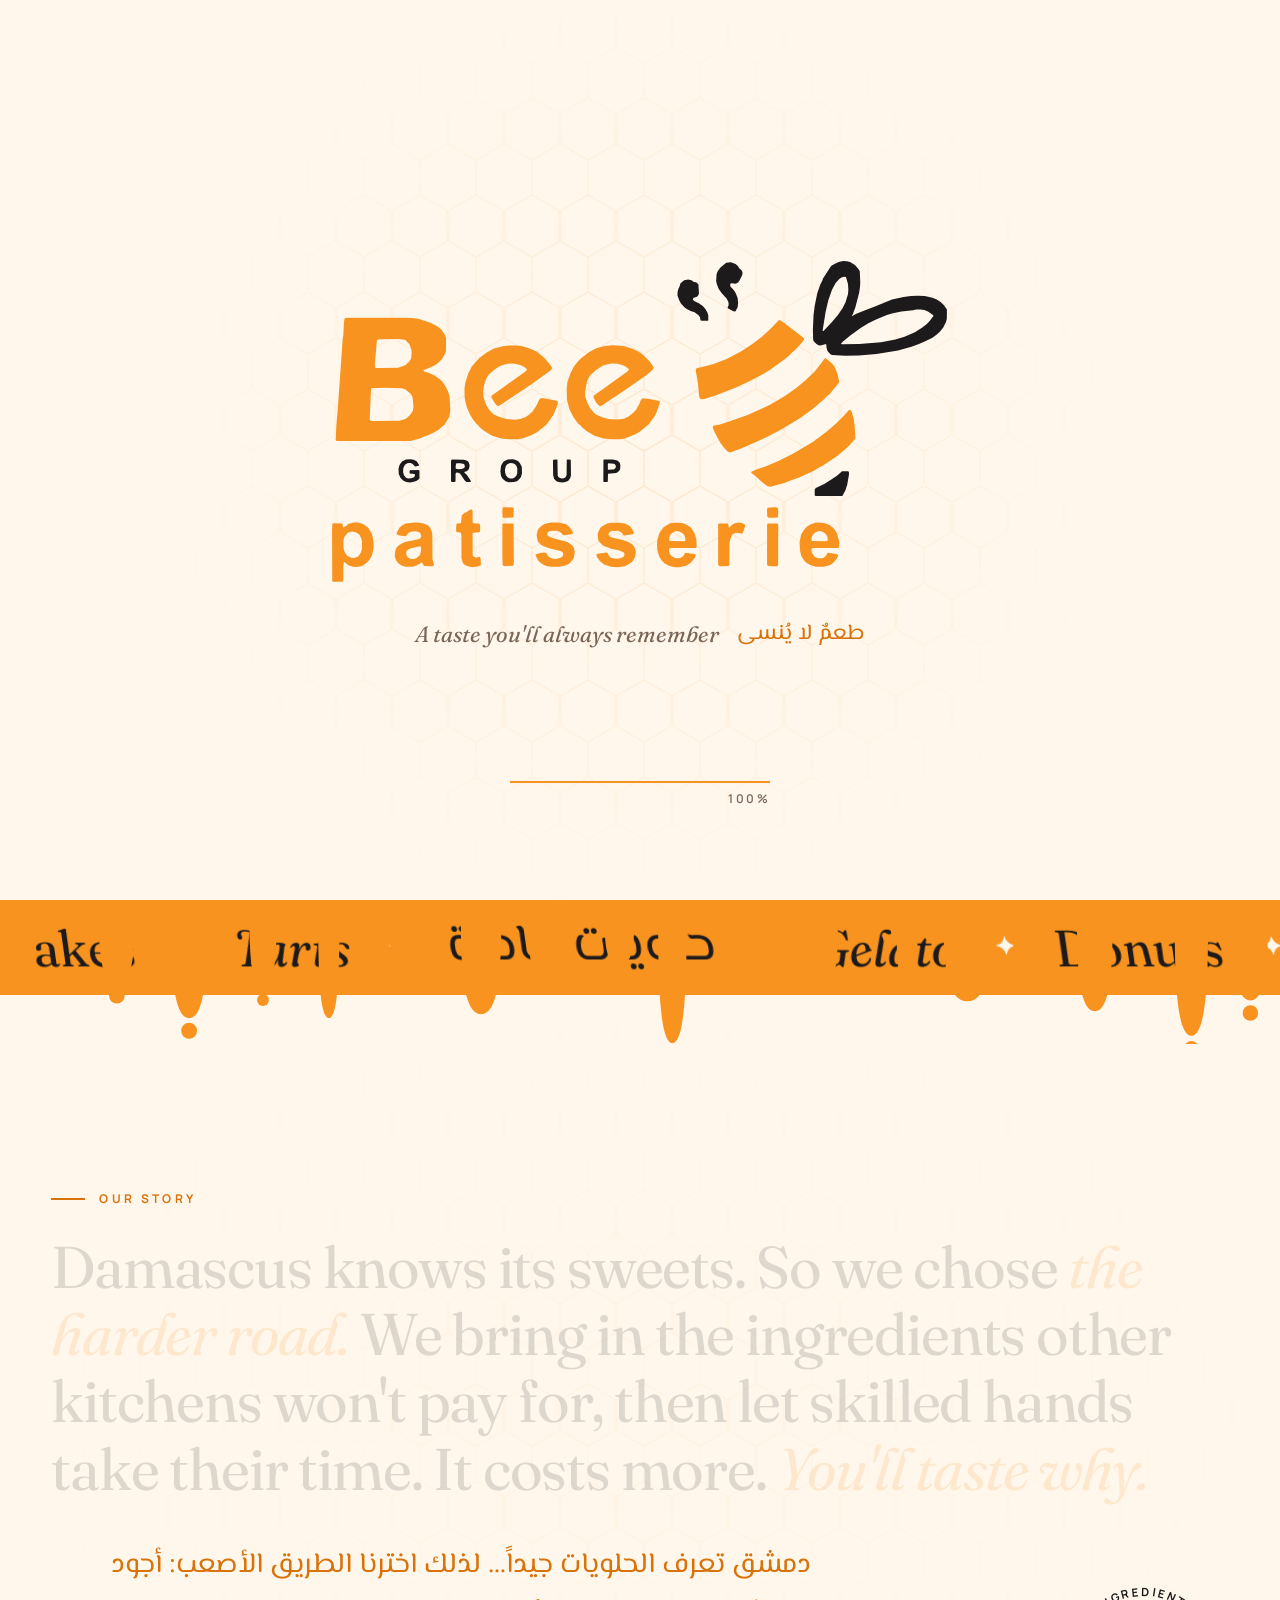
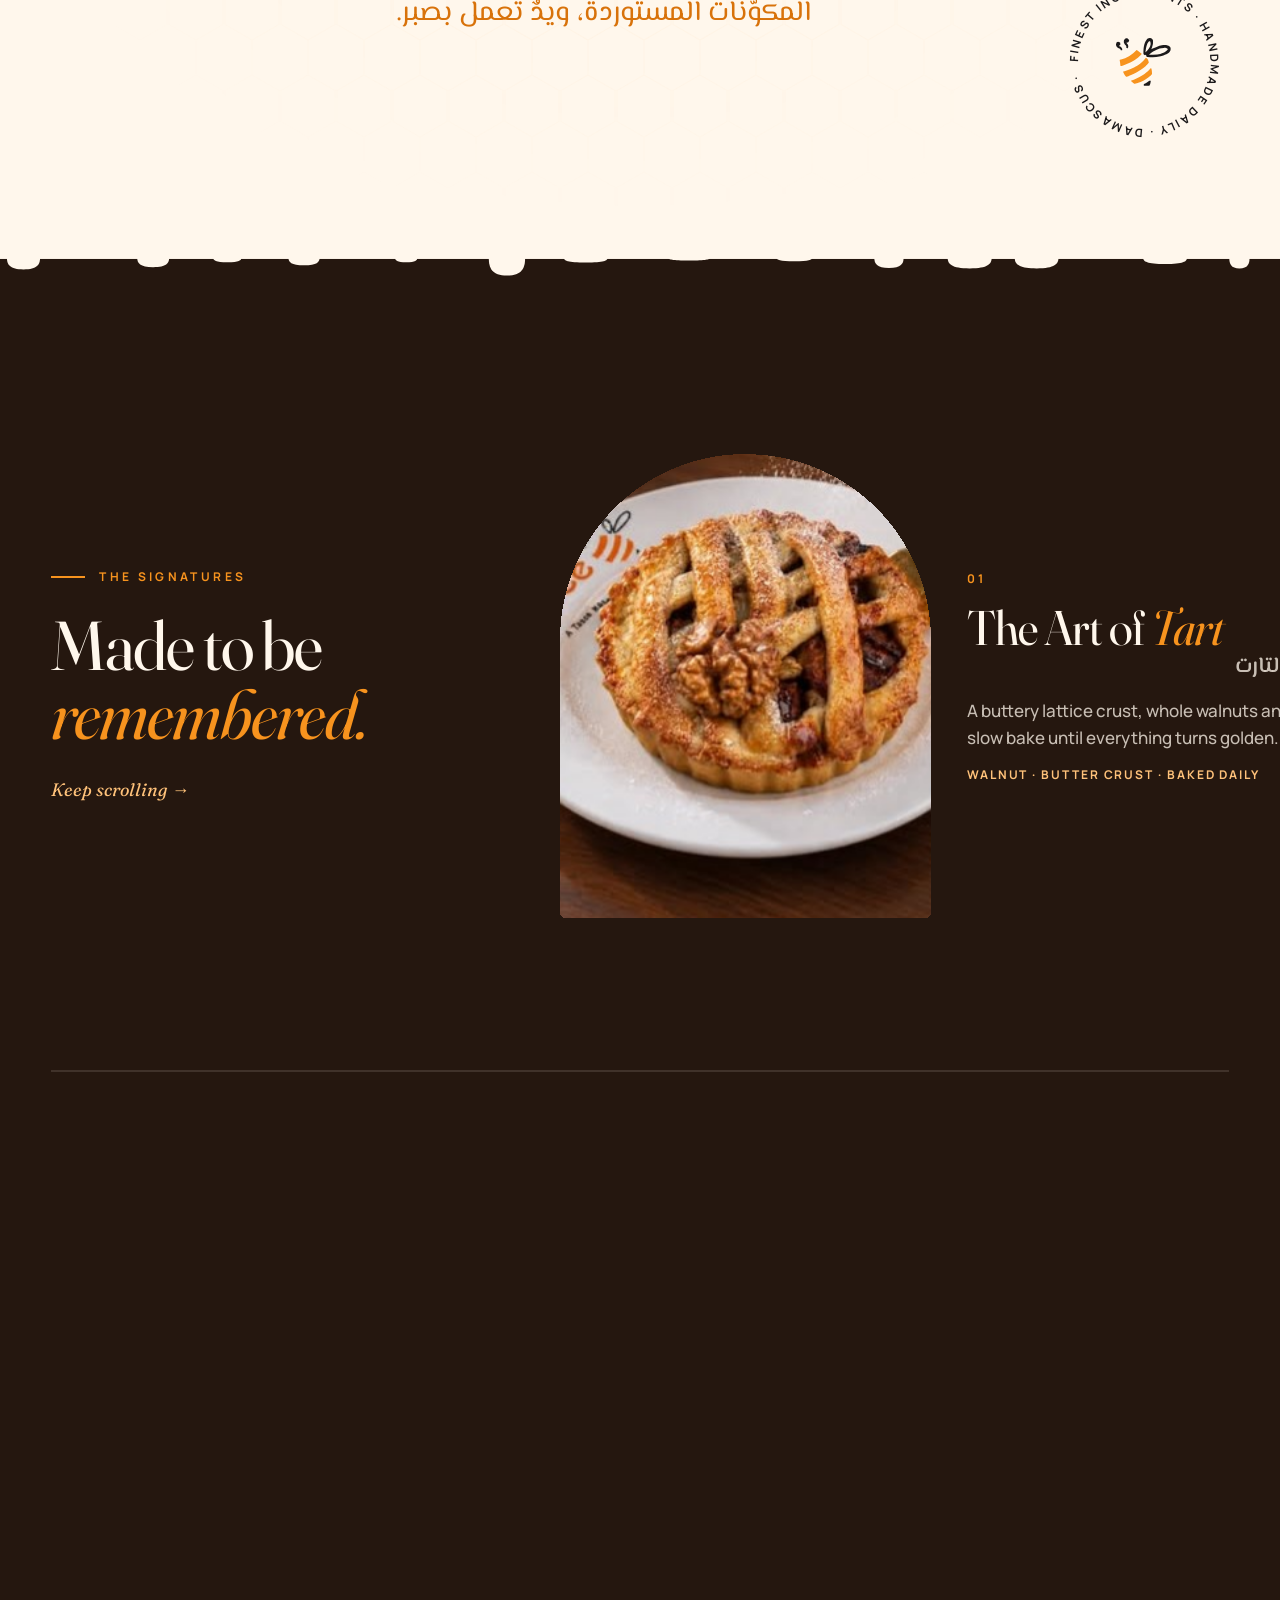
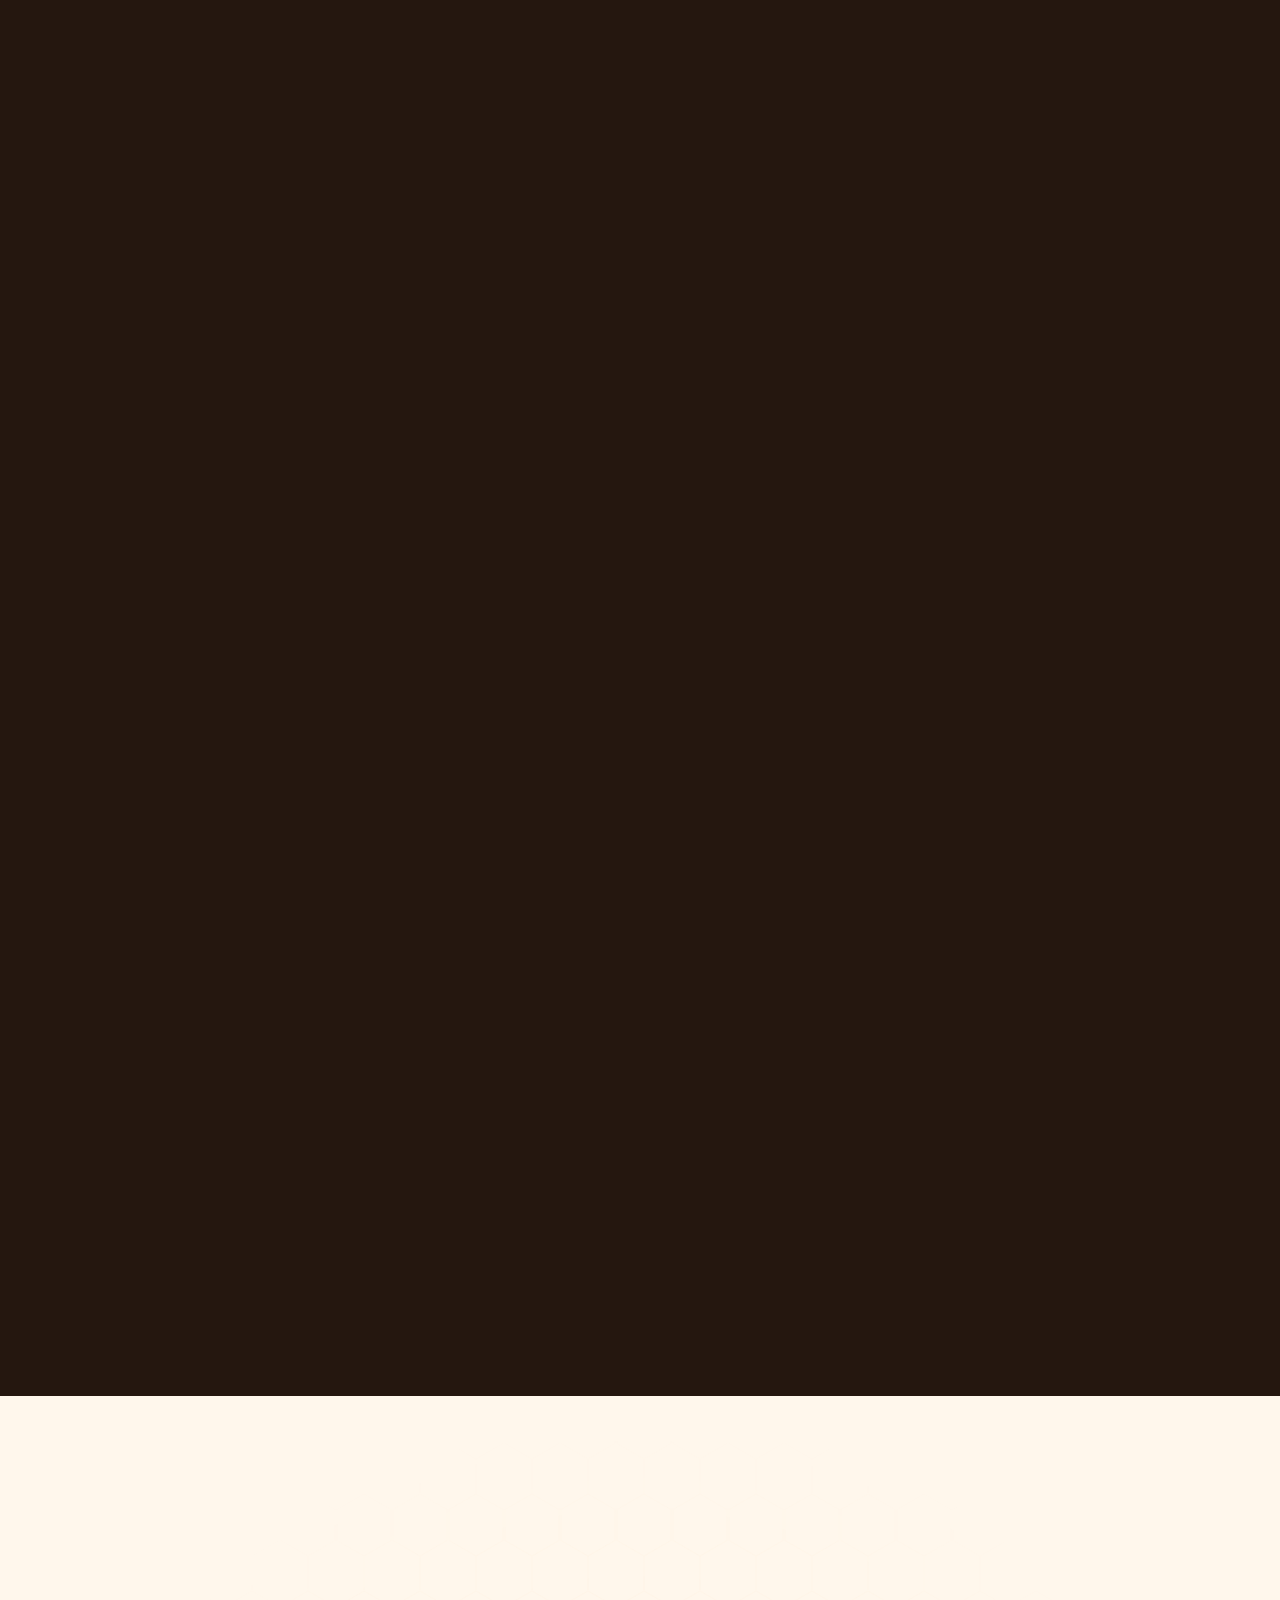
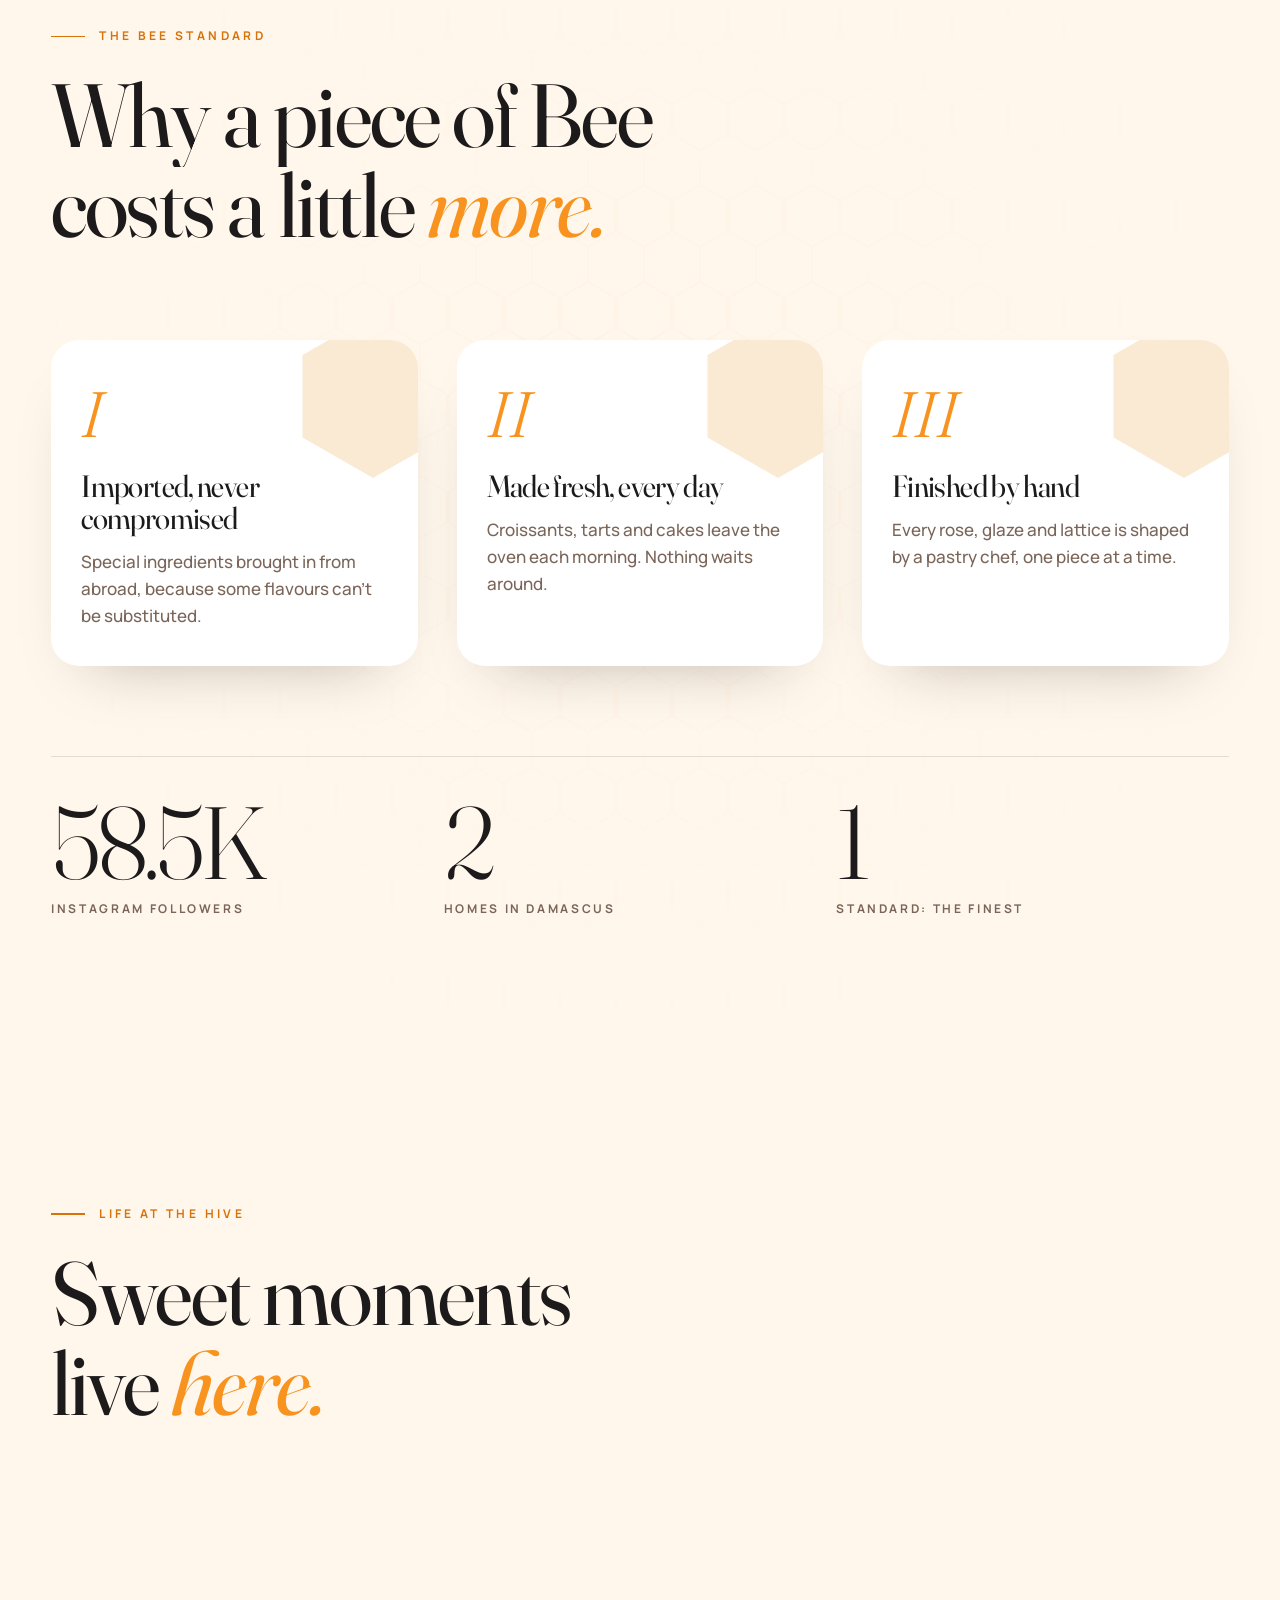
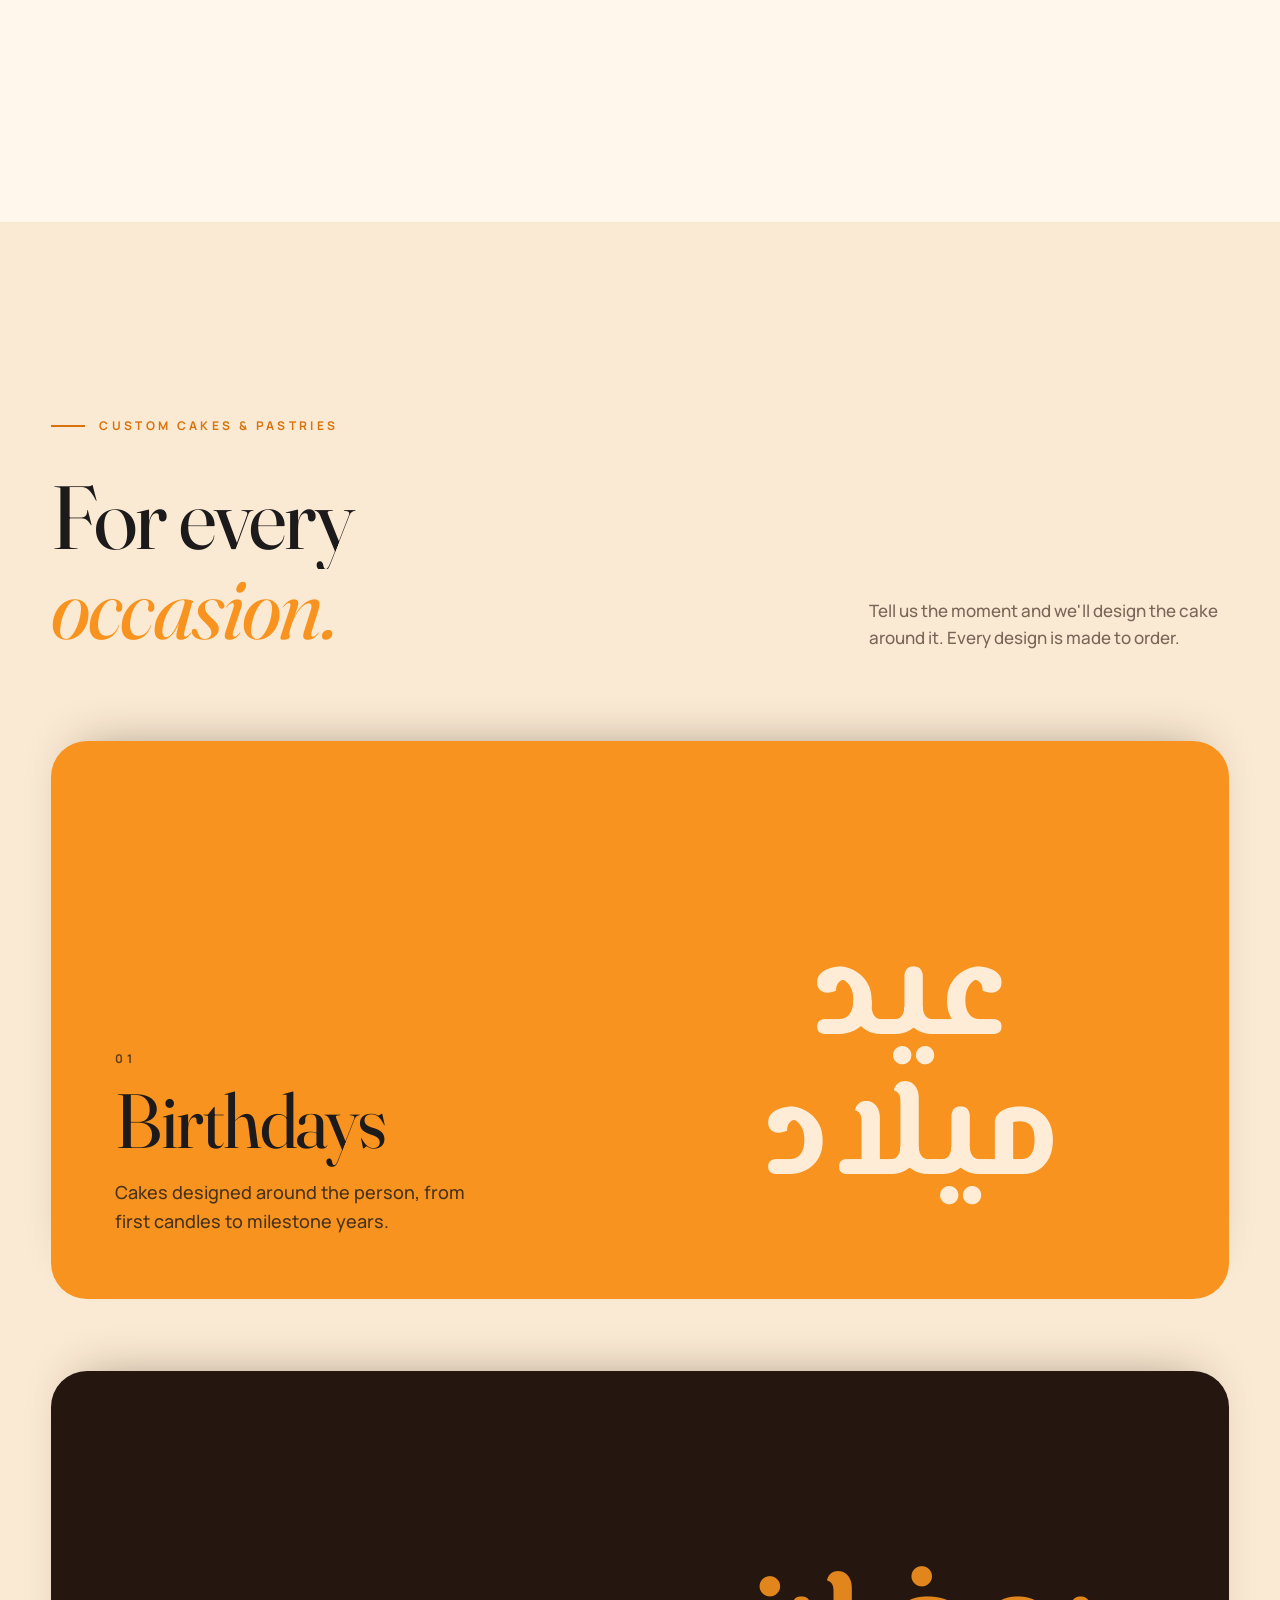
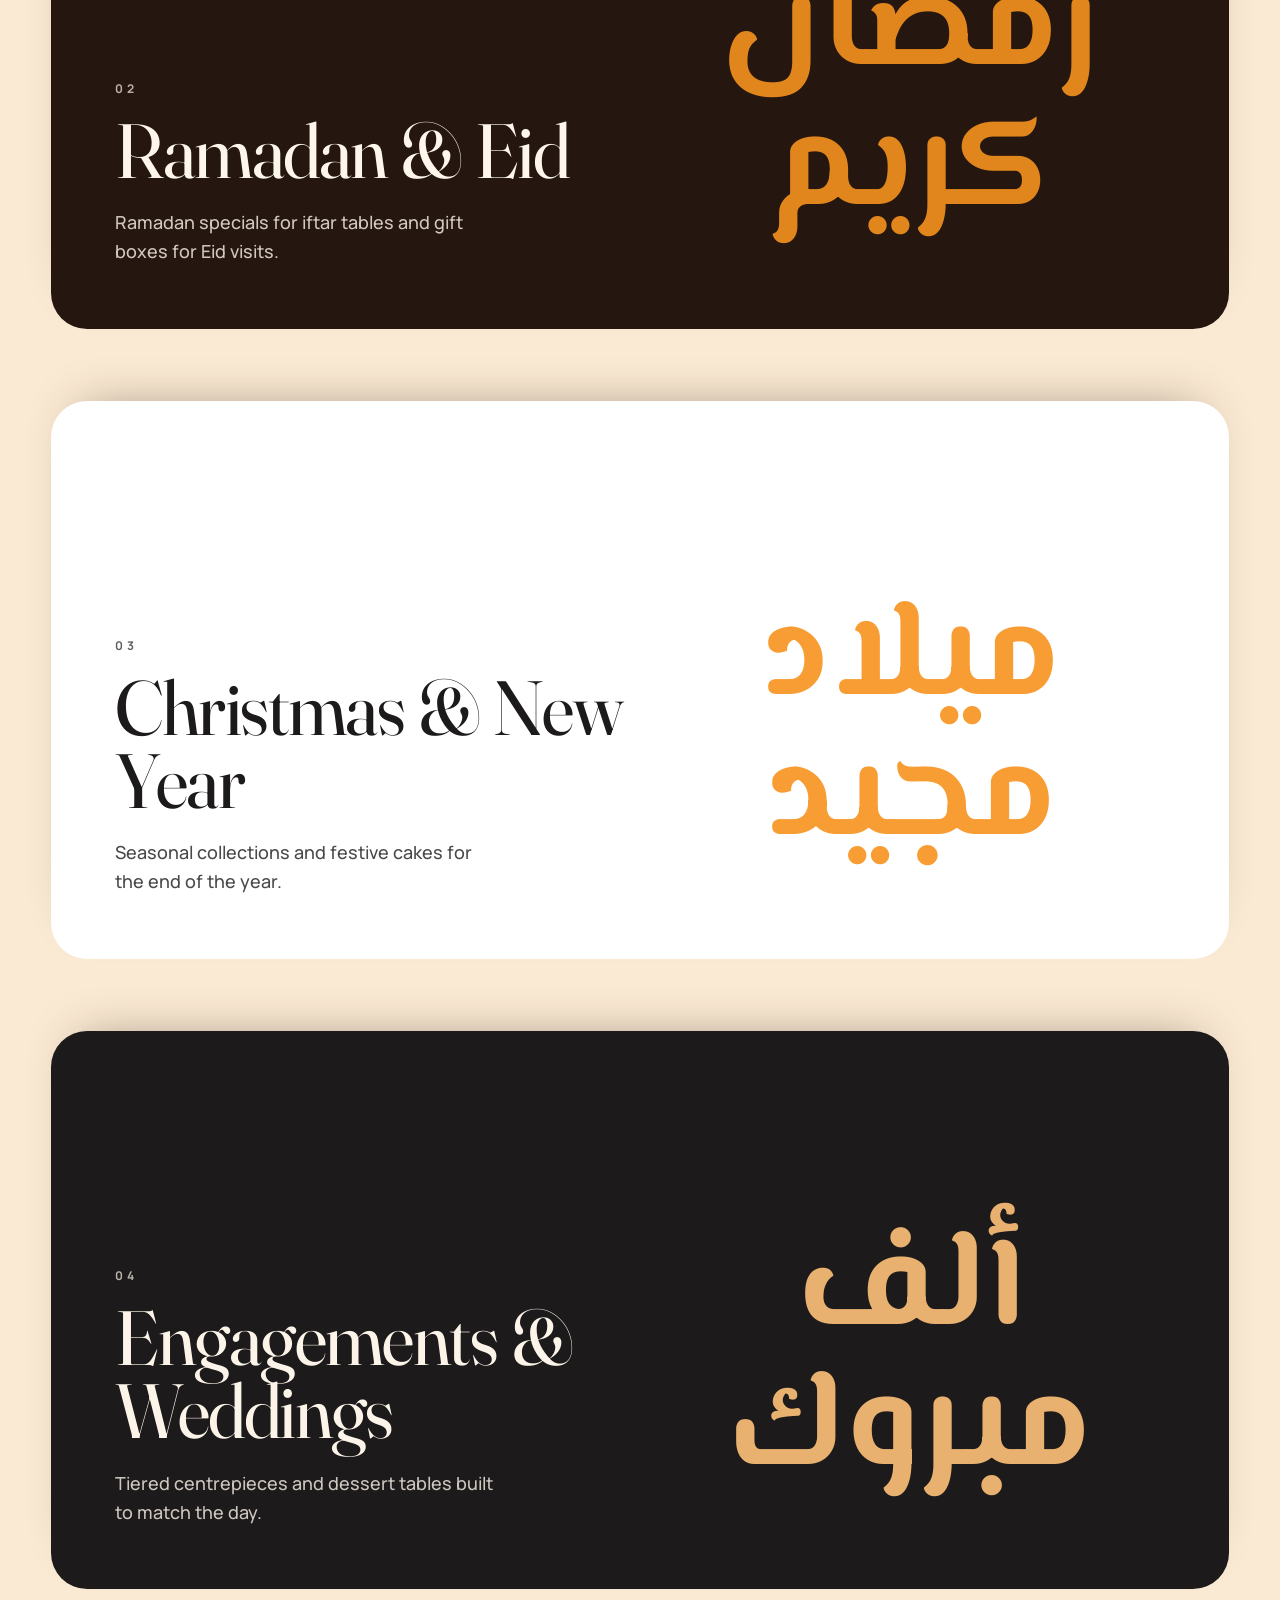
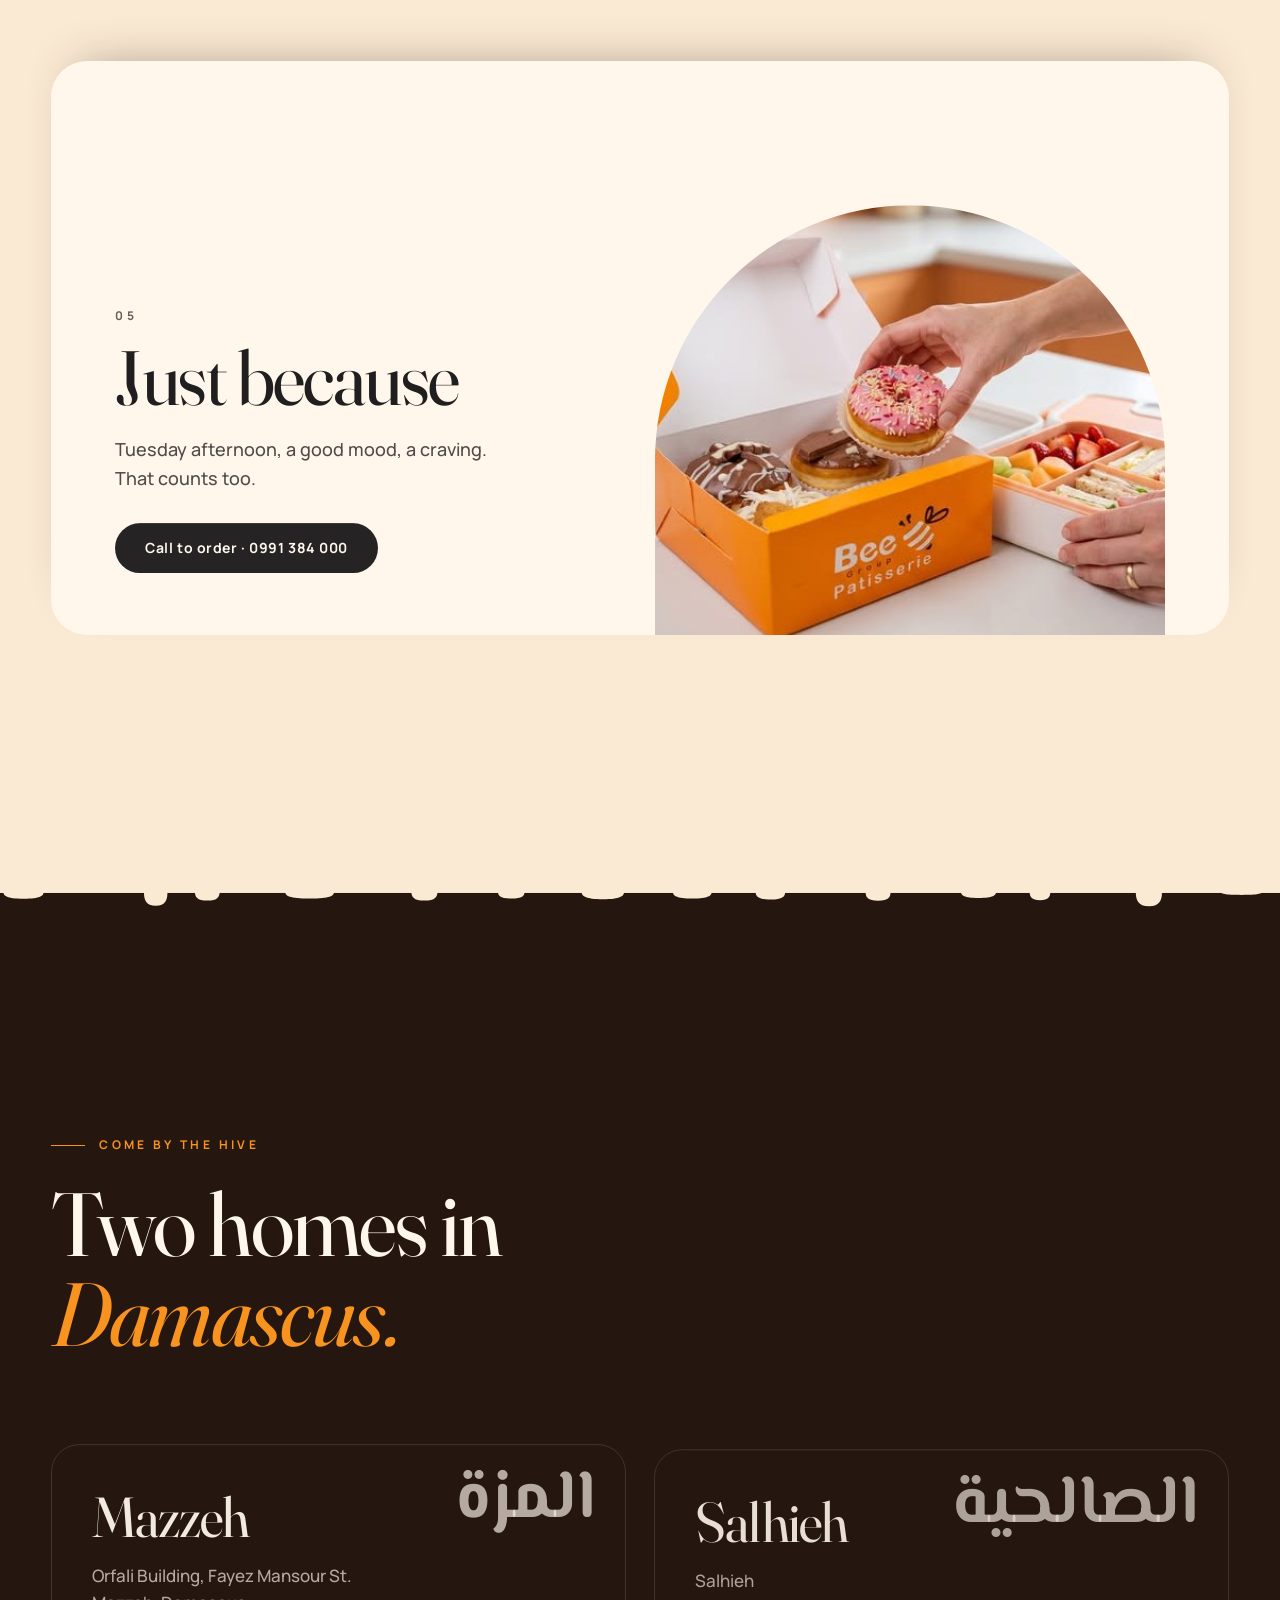
<file: index.html>
<!doctype html>
<!--
  Bee Group Patisserie — Damascus
  Source file: edit THIS file, then run `python tools/build.py` to produce index.html
  (the build step inlines the traced vector logo).

  Signature motion: "The Bee's Flight" — the bee from the logo leaves the intro and
  flies down the whole site on a honey trail that is drawn as you scroll.
  Techniques: logo self-assembly intro, drip-curtain reveal, masked line reveals,
  word-by-word scroll lighting, pinned horizontal gallery, honey-drip section edges,
  honeycomb assembly (scatter → hive), sticky stacking cards, velocity marquee,
  6-layer depth parallax. Reduced-motion users get a calm, static page.
-->
<html lang="en">
<head>
<meta charset="utf-8">
<meta name="viewport" content="width=device-width, initial-scale=1">
<title>Bee Patisserie — A taste you'll always remember</title>
<meta name="description" content="Bee Group Patisserie, Damascus. Luxury pastries, tarts and custom cakes made with the finest imported ingredients. Mazzeh & Salhieh.">
<meta name="theme-color" content="#f7931e">
<link rel="icon" href="assets/favicon.svg" type="image/svg+xml">
<link rel="preconnect" href="https://fonts.googleapis.com">
<link rel="preconnect" href="https://fonts.gstatic.com" crossorigin>
<link href="https://fonts.googleapis.com/css2?family=Fraunces:ital,opsz,wght@0,9..144,300..700;1,9..144,300..700&family=Manrope:wght@400;500;600;700&family=El+Messiri:wght@400;600;700&display=swap" rel="stylesheet">
<link rel="stylesheet" href="css/style.css">
</head>
<body class="is-loading">
<a class="skip-link" href="#story">Skip to content</a>

<svg width="0" height="0" style="position:absolute" aria-hidden="true">
  <symbol id="sym-logo" viewBox="210 355 700 375"><g fill="#f7931e" fill-rule="evenodd"><path d="M309.0 561.7L233.3 561.8L228.3 561.6L227.1 561.0L227.9 544.3L229.4 527.3L234.9 449.0L235.5 446.0L236.1 432.3L236.8 428.3L237.6 427.3L241.0 427.0L302.3 427.0L311.0 427.2L318.3 428.2L330.0 432.0L337.7 436.0L342.7 439.9L347.0 446.3L347.8 448.7L347.8 463.3L346.5 466.7L343.7 471.7L339.7 475.8L335.7 478.8L329.7 481.7L323.5 484.0L323.0 484.7L324.0 485.6L328.6 487.0L335.3 490.0L339.6 493.0L343.5 496.3L347.5 502.3L349.7 506.7L351.7 512.7L352.6 528.3L351.4 535.3L346.4 543.7L339.3 549.6L335.7 552.0L329.3 555.0L318.3 559.4L309.0 561.7ZM295.6 481.7L303.7 478.7L307.6 474.7L309.7 471.4L310.2 464.7L309.9 461.7L307.6 455.7L303.4 451.3L300.7 450.6L295.0 450.2L277.0 450.4L272.3 451.0L270.0 477.3L270.2 481.3L271.0 481.8L274.0 481.9L295.6 481.7ZM296.7 539.7L303.3 537.7L306.0 535.7L309.3 532.3L311.7 528.3L312.2 523.7L311.4 515.3L310.6 512.3L308.3 509.3L303.0 505.1L299.3 503.9L280.3 503.6L266.3 504.0L265.8 505.7L265.3 516.3L264.4 536.7L264.7 539.3L268.3 539.8L296.7 539.7Z"/><path d="M426.3 559.7L416.7 559.9L408.3 558.9L398.3 555.9L389.3 550.4L384.3 546.3L383.3 544.8L381.0 542.9L377.0 537.7L374.3 533.3L371.0 525.9L369.1 519.3L368.2 514.3L368.0 504.3L369.0 497.7L372.0 488.3L376.0 480.3L384.2 471.0L392.3 464.8L400.3 460.6L410.0 458.0L417.0 457.2L423.3 457.3L430.7 457.9L440.0 460.9L447.3 464.2L455.3 470.8L461.7 478.2L463.6 481.3L463.8 482.3L462.7 484.0L458.0 487.7L439.3 501.1L409.3 521.1L404.7 523.6L402.9 522.3L400.6 519.3L397.4 514.0L397.6 512.3L434.7 485.6L436.5 483.3L434.2 481.3L429.9 479.0L423.3 477.1L419.0 477.0L415.3 477.2L411.0 478.2L406.3 480.1L400.3 484.0L394.8 489.0L392.0 493.1L390.0 498.8L389.0 503.1L388.5 508.0L389.0 514.3L392.0 522.5L394.8 527.3L398.0 530.9L400.3 532.8L406.3 535.4L414.0 537.8L423.0 538.4L429.3 537.7L435.0 535.5L439.3 532.6L442.7 529.3L447.4 521.7L449.7 516.7L451.3 515.1L454.3 515.0L460.3 516.0L469.0 517.7L470.1 518.7L469.9 521.7L466.1 531.3L461.7 538.5L457.7 543.7L455.3 546.0L447.7 552.0L441.0 555.4L431.3 558.9L426.3 559.7Z"/><path d="M538.3 559.7L528.7 559.9L520.0 558.9L510.3 556.0L501.0 550.4L496.3 546.5L494.6 544.3L492.8 543.3L487.0 535.3L482.9 527.3L480.1 516.7L479.8 504.7L480.7 496.7L484.2 487.0L487.9 480.0L492.6 474.3L496.0 470.9L504.4 464.3L512.3 460.3L520.3 458.1L529.3 457.1L535.3 457.3L543.0 458.1L551.7 460.9L559.1 464.3L563.7 467.9L569.7 473.8L574.5 480.3L575.0 482.0L573.7 484.0L567.3 489.4L535.3 511.6L528.3 516.0L518.7 522.7L516.3 523.6L515.0 522.8L512.0 519.5L509.1 514.0L509.3 512.3L546.6 485.3L548.0 483.3L543.7 480.0L541.3 479.0L535.3 477.1L530.3 477.0L527.0 477.2L520.3 479.0L517.7 480.3L512.0 484.0L506.3 488.9L504.0 492.3L502.1 496.3L500.0 507.3L500.0 512.7L502.2 519.3L505.3 525.7L509.3 530.6L512.3 533.0L518.6 535.7L525.4 537.7L534.7 538.3L540.9 537.7L543.3 537.1L544.3 536.2L546.7 535.5L552.7 530.9L555.7 527.5L559.5 520.7L560.9 517.0L563.0 515.1L572.0 516.1L581.0 517.9L581.7 518.7L581.4 521.0L577.7 531.4L575.6 535.3L569.3 543.6L559.7 551.7L554.3 554.6L543.3 558.9L538.3 559.7Z"/></g><g fill="#1c1a1b" fill-rule="evenodd"><path d="M311.7 606.7L308.3 607.0L304.7 606.7L301.7 605.5L298.1 602.3L296.1 597.7L295.9 591.7L297.0 588.0L298.2 586.0L300.1 584.0L304.0 582.0L309.0 581.7L312.3 582.2L315.7 583.9L318.4 588.0L318.0 588.8L314.0 589.7L311.3 586.8L309.3 585.9L306.3 585.9L304.0 586.9L302.8 588.0L301.1 591.3L300.9 596.0L301.9 599.3L304.0 601.8L306.3 602.7L309.7 602.6L312.4 601.7L313.7 600.3L313.8 598.3L313.3 597.7L308.1 597.3L307.9 594.7L308.3 593.7L317.7 593.5L318.7 593.9L318.8 602.0L318.5 603.3L315.3 605.5L311.7 606.7Z"/><path d="M374.3 606.7L370.0 606.6L368.1 604.7L363.7 598.0L362.3 596.8L359.7 596.3L358.7 596.7L358.3 597.3L358.2 606.0L357.0 606.7L354.3 606.7L353.7 606.3L353.3 605.3L353.3 583.3L353.9 582.3L355.0 582.0L367.3 582.1L370.2 583.0L371.7 584.0L372.7 585.3L373.6 588.0L373.5 590.0L372.7 592.6L371.7 593.7L370.5 594.7L368.3 595.3L367.8 596.3L370.7 599.0L374.7 605.0L375.1 606.3L374.3 606.7ZM365.0 592.3L367.7 591.3L368.5 589.3L367.6 587.0L363.3 586.1L359.7 586.2L358.7 586.7L358.3 591.0L358.7 592.0L361.3 592.6L365.0 592.3Z"/><path d="M422.3 606.7L416.3 606.8L413.0 605.7L410.0 603.3L408.0 600.0L407.3 594.7L408.0 588.7L410.0 585.3L411.3 584.0L415.4 582.0L421.0 581.7L423.3 582.1L425.2 583.0L426.8 584.0L428.7 586.0L430.7 590.0L430.9 597.3L429.7 601.3L426.8 604.7L425.3 605.7L422.3 606.7ZM420.7 602.7L422.9 601.7L424.7 599.7L425.7 597.3L425.8 591.3L424.7 588.7L423.3 587.1L421.0 586.0L418.0 585.9L415.3 587.0L414.0 588.1L413.0 589.8L412.3 593.3L412.5 596.3L413.2 599.0L415.3 601.7L417.7 602.7L420.7 602.7Z"/><path d="M478.3 606.7L475.0 607.0L470.7 606.6L468.3 605.5L466.0 602.9L465.0 599.0L464.8 583.3L465.3 582.2L469.0 582.0L469.7 582.3L470.0 599.7L471.3 601.7L474.3 602.8L476.7 602.6L478.3 601.7L479.7 599.3L479.9 582.3L480.7 582.0L483.0 582.0L484.3 582.5L484.5 599.0L483.8 602.3L481.3 605.4L478.3 606.7Z"/><path d="M523.7 606.7L520.4 606.7L519.9 606.0L520.0 582.3L520.7 582.0L530.3 582.0L535.2 583.0L537.7 585.3L538.5 587.7L538.4 591.7L537.7 593.7L535.9 595.7L534.0 596.8L525.0 597.6L524.8 605.7L524.6 606.3L523.7 606.7ZM529.6 593.0L531.3 592.8L532.7 591.9L533.7 590.1L533.5 588.7L532.3 587.0L531.3 586.6L525.3 586.2L524.8 587.3L524.9 592.7L525.3 593.1L529.6 593.0Z"/></g><g fill="#f7931e" fill-rule="evenodd"><path d="M234.0 715.7L224.4 715.7L223.8 715.3L223.4 714.0L223.2 657.3L223.5 652.7L224.0 652.0L225.0 651.8L234.0 652.1L234.7 652.8L235.3 656.7L239.3 654.1L240.3 652.9L246.4 651.0L250.7 651.0L255.6 652.0L258.0 653.1L262.4 656.3L265.7 661.3L266.9 664.0L268.5 671.0L268.6 676.3L268.5 679.3L266.7 687.3L264.1 691.7L261.7 694.3L259.7 696.1L255.3 698.6L249.3 699.6L246.0 699.4L241.0 697.6L237.0 694.3L236.3 694.0L236.0 694.3L235.5 699.3L235.5 714.0L235.1 715.3L234.0 715.7ZM247.0 689.7L249.3 689.2L252.0 687.7L253.4 686.0L254.7 683.7L255.8 680.0L255.9 671.0L254.7 667.2L252.9 664.0L249.0 661.4L245.0 660.7L240.3 662.2L237.0 666.3L236.0 668.6L235.6 671.3L235.7 679.0L237.2 683.7L239.6 687.3L244.3 689.5L247.0 689.7Z"/><path d="M311.3 699.4L303.3 699.3L299.3 697.8L296.0 695.7L293.0 691.8L291.8 687.7L292.0 684.0L292.7 680.3L293.8 678.3L295.9 676.0L301.0 673.0L304.3 671.9L316.3 669.5L319.7 668.4L320.7 666.3L319.7 662.3L317.7 661.2L314.7 660.5L310.3 660.7L307.0 662.2L304.3 665.4L302.7 665.8L296.0 664.7L293.9 663.7L293.9 662.0L297.0 656.3L300.0 653.9L304.0 651.9L313.0 650.9L319.0 651.1L323.3 651.9L327.6 654.0L330.5 656.3L332.6 662.0L332.9 665.3L333.0 690.7L334.5 696.3L334.5 697.7L334.0 698.4L332.0 698.7L324.3 698.5L323.1 697.7L321.8 695.0L321.0 694.6L316.1 697.7L311.3 699.4ZM312.9 690.7L316.2 689.3L319.5 686.3L320.5 681.3L320.6 678.3L320.0 677.0L318.0 677.0L309.7 679.0L306.5 680.3L304.5 682.3L304.3 685.7L305.0 687.4L306.7 689.3L309.7 690.8L312.9 690.7Z"/><path d="M377.0 699.7L373.7 699.3L370.4 698.3L368.0 697.2L366.3 695.2L364.7 689.7L364.7 666.7L364.3 662.7L363.3 661.9L359.5 661.3L358.9 660.3L358.8 659.0L359.1 652.7L360.0 652.1L363.5 651.7L364.3 650.9L365.1 643.0L368.3 640.2L370.0 639.6L373.7 637.3L376.3 636.4L376.9 638.0L376.9 649.3L377.2 651.3L378.3 651.8L384.3 652.2L384.8 652.7L385.3 656.3L385.0 660.7L384.3 661.6L377.7 662.0L376.9 662.7L377.0 687.0L378.3 688.4L380.3 689.1L383.0 689.0L384.3 688.3L385.0 688.6L385.6 690.3L386.0 696.3L385.7 697.7L383.7 698.8L377.0 699.7Z"/><path d="M414.7 645.7L410.7 645.7L409.7 645.0L409.4 637.3L409.8 635.0L410.6 634.3L412.3 634.2L421.0 634.6L421.6 635.3L421.9 637.0L421.6 645.0L420.7 645.5L414.7 645.7Z"/><path d="M421.3 698.3L411.0 698.5L410.3 698.3L409.8 697.3L409.5 689.0L409.5 654.7L409.7 652.7L410.5 652.0L421.0 652.0L421.7 652.7L422.0 695.3L421.3 698.3Z"/><path d="M472.0 699.4L463.3 699.4L459.0 698.7L456.0 697.8L452.3 695.8L449.0 692.9L445.9 687.3L445.8 686.0L446.7 685.2L452.7 683.9L457.0 683.7L459.3 687.3L461.7 689.3L465.0 690.4L468.0 690.7L473.3 689.5L475.3 687.9L476.1 686.3L475.9 684.3L474.7 682.9L472.3 681.9L462.6 679.7L456.0 677.5L452.0 675.4L448.2 671.7L446.9 664.7L448.0 659.5L449.0 657.7L450.7 656.0L454.0 653.3L456.3 652.3L462.7 651.0L470.7 651.0L479.3 652.9L483.4 656.3L486.5 661.3L486.6 662.7L486.0 663.5L477.3 664.9L475.7 664.6L473.9 662.3L471.7 660.8L468.3 659.9L464.3 659.8L461.3 660.4L460.0 661.1L458.6 662.7L458.7 664.7L461.0 666.5L464.0 667.7L480.7 672.1L486.0 676.0L487.7 678.5L488.5 682.3L488.4 685.3L487.6 689.3L485.7 692.4L482.7 695.6L479.3 697.6L472.0 699.4Z"/><path d="M536.0 699.7L528.3 699.2L520.3 696.6L516.1 693.0L513.1 689.0L512.3 686.7L512.5 685.7L513.7 685.0L523.3 683.7L524.5 684.3L526.0 687.3L528.1 689.3L532.0 690.3L535.3 690.6L538.3 690.1L541.3 688.8L542.7 687.6L543.0 685.0L542.0 683.3L536.7 681.3L528.7 679.5L520.3 676.6L517.9 674.7L514.9 671.3L513.9 667.7L513.8 662.7L516.2 657.3L517.2 656.0L521.8 653.0L524.2 652.0L528.3 651.1L537.3 651.1L543.6 652.0L547.4 654.0L550.3 656.3L553.4 662.0L553.0 663.3L551.7 663.7L542.7 665.0L542.0 664.7L539.7 661.7L536.1 660.0L528.3 660.2L526.0 662.0L525.5 664.3L527.3 666.5L530.3 667.6L541.3 670.1L547.3 672.2L551.7 674.8L553.6 677.3L554.8 679.7L555.4 683.3L554.8 688.3L551.5 693.7L547.0 696.9L543.3 698.7L536.0 699.7Z"/><path d="M602.7 699.7L598.3 699.7L592.3 698.5L587.0 695.6L584.0 692.7L580.9 687.7L579.0 681.3L578.6 676.0L578.9 670.3L581.0 663.2L582.3 660.7L585.5 656.3L592.3 651.9L597.7 651.1L602.3 651.1L607.3 651.8L611.3 653.6L615.3 656.2L616.5 657.7L619.7 662.6L621.7 669.5L622.0 676.3L621.7 678.1L621.0 678.7L593.7 678.8L591.9 679.3L591.8 682.7L592.8 685.7L594.7 687.7L598.3 689.8L601.7 690.1L603.9 689.7L607.3 687.7L609.2 684.3L610.0 684.0L617.7 685.0L620.3 685.7L621.0 686.3L619.7 690.1L615.2 695.3L611.3 697.7L609.0 698.5L602.7 699.7ZM609.4 671.0L609.8 670.3L609.6 668.3L608.7 665.3L607.7 663.6L605.7 662.0L603.0 660.7L600.0 660.3L597.0 661.1L593.3 664.1L592.0 667.0L591.9 670.3L592.7 671.0L608.0 671.3L609.4 671.0Z"/><path d="M656.3 698.4L648.3 698.6L646.3 698.1L645.5 697.0L645.5 652.7L646.0 652.2L647.3 651.9L655.7 652.1L656.5 652.7L657.3 656.8L660.8 653.3L663.0 651.9L667.0 650.9L671.3 651.3L674.3 652.8L675.1 654.0L673.6 659.3L671.7 663.0L671.0 663.3L666.7 662.0L664.0 662.3L660.9 664.0L659.2 667.7L657.9 672.7L657.7 696.7L657.3 697.9L656.3 698.4Z"/><path d="M703.0 698.7L699.7 698.3L699.0 696.7L699.0 653.3L699.3 652.3L700.7 651.9L710.0 651.9L711.0 652.6L711.2 655.3L711.1 697.3L710.7 698.2L709.7 698.6L703.0 698.7Z"/><path d="M705.7 645.7L701.0 645.6L699.2 644.7L698.9 637.3L699.1 635.7L699.7 634.8L706.3 634.2L709.7 634.5L710.8 635.3L711.2 639.3L711.0 645.0L710.0 645.5L705.7 645.7Z"/><path d="M761.0 699.4L752.3 699.4L746.9 697.7L742.7 695.4L740.0 692.9L737.0 688.6L736.0 686.0L735.1 682.0L734.5 673.0L736.2 664.0L739.2 659.3L742.0 655.9L746.3 653.0L752.3 651.0L759.0 651.1L763.1 652.0L767.3 653.6L769.1 655.3L770.7 656.0L773.5 659.3L775.7 663.4L777.7 671.0L777.9 677.3L777.6 678.3L777.0 678.8L751.3 678.8L748.7 679.0L747.7 679.6L747.5 681.0L747.8 683.3L750.0 687.3L752.3 689.1L755.0 690.0L759.0 690.0L760.7 689.4L763.3 687.4L765.0 684.3L765.7 684.0L773.0 685.0L776.0 685.8L776.6 686.3L776.7 687.3L775.6 689.7L772.7 693.6L770.4 695.7L767.3 697.7L761.0 699.4ZM763.2 671.3L764.7 671.0L765.5 670.0L764.8 666.0L762.7 662.8L759.0 660.7L756.0 660.2L752.3 661.2L749.0 664.3L747.8 667.0L747.5 670.0L748.3 671.0L763.2 671.3Z"/></g><g fill="#f7931e" fill-rule="evenodd"><path d="M628.3 516.0L626.3 515.9L625.2 514.3L624.6 512.3L623.4 498.7L621.1 485.3L621.1 483.3L622.0 482.2L633.3 479.5L641.3 477.1L650.5 473.7L655.3 471.7L671.3 463.4L682.9 455.7L693.7 447.4L702.5 439.3L712.3 429.1L717.1 432.0L739.5 449.3L739.4 451.0L735.5 456.0L729.3 462.6L726.3 464.9L723.7 467.7L719.3 471.4L709.9 478.3L702.4 483.7L695.7 487.8L681.3 495.5L665.7 502.9L643.3 511.7L631.3 515.5L628.3 516.0Z"/><path d="M659.3 574.0L658.0 574.3L656.0 573.3L652.1 569.3L648.0 563.8L642.2 553.3L640.0 548.2L639.5 546.3L640.3 545.0L647.3 543.6L655.0 541.3L677.0 533.5L695.3 525.4L703.3 521.4L704.7 520.3L710.3 517.4L719.7 511.7L730.9 503.7L741.7 494.7L751.3 485.3L762.3 471.1L764.7 472.3L770.3 477.3L772.8 480.3L775.7 487.6L777.8 496.3L777.8 497.7L767.3 510.6L765.0 512.3L760.7 516.7L748.8 526.7L735.3 536.5L713.5 549.7L698.2 557.7L685.7 563.5L672.3 569.0L671.3 569.7L659.3 574.0Z"/><path d="M702.7 611.7L699.6 611.3L694.3 607.4L686.6 600.3L681.9 596.7L681.7 595.3L688.7 592.4L697.3 589.5L711.4 583.7L727.7 575.5L741.6 567.3L750.7 561.6L752.3 560.0L754.7 558.7L764.3 551.3L774.5 542.7L783.3 533.9L788.0 528.3L789.3 527.5L790.6 528.0L791.7 530.0L793.8 538.0L794.8 545.0L795.6 559.0L788.9 566.7L783.6 571.7L775.3 578.5L759.7 588.8L753.0 592.3L751.3 593.6L734.0 601.6L721.0 606.2L718.7 607.5L702.7 611.7Z"/></g><g fill="#1c1a1b" fill-rule="evenodd"><path d="M627.7 430.3L626.1 429.7L625.7 426.3L623.7 423.8L619.7 421.0L615.3 419.5L611.7 417.7L608.8 415.7L605.0 411.7L603.1 408.3L601.0 402.7L601.1 398.7L602.0 395.2L603.5 392.3L604.0 389.8L605.3 388.3L608.3 386.0L612.7 385.2L616.3 385.9L619.0 387.7L621.3 388.1L623.9 390.3L624.5 400.3L623.8 402.3L622.3 403.9L618.8 405.0L617.9 406.0L617.8 407.0L619.2 408.7L624.3 411.0L628.7 414.2L631.5 417.3L633.7 421.2L634.7 424.3L634.7 429.8L634.0 430.3L627.7 430.3Z"/><path d="M664.3 420.2L662.1 419.7L656.0 416.5L655.9 415.3L657.0 413.0L656.7 409.6L654.7 405.8L649.0 399.6L646.0 395.1L644.0 390.1L643.3 386.7L643.8 379.0L645.0 376.0L648.0 372.0L654.3 366.8L659.3 366.2L664.5 368.0L666.8 370.0L669.0 373.2L670.5 374.3L671.7 376.0L672.2 378.0L671.7 380.3L668.7 386.5L667.3 388.4L664.7 389.8L660.0 389.1L659.0 389.7L658.6 390.7L658.9 392.7L662.7 396.9L664.7 400.1L666.8 405.3L667.3 410.7L666.8 415.3L664.3 420.2Z"/><path d="M799.3 468.3L784.3 468.5L770.0 467.6L768.0 466.7L765.1 463.3L764.1 460.0L763.7 455.9L762.3 455.8L757.7 457.4L755.3 457.1L753.0 455.7L750.0 452.5L749.4 451.0L749.1 440.3L749.8 424.3L751.1 413.7L753.9 400.0L757.0 391.1L759.7 385.7L760.0 384.3L768.3 371.3L769.3 370.0L772.7 368.0L777.3 366.0L782.3 364.9L786.1 365.0L789.7 365.9L793.4 368.0L795.7 369.9L799.5 374.3L800.4 376.3L800.9 387.7L800.7 392.7L799.7 399.7L795.6 415.3L792.7 423.3L791.9 424.3L792.3 425.1L796.0 422.9L802.7 420.0L817.0 414.7L835.6 407.0L848.3 404.2L856.3 403.2L864.0 402.8L871.3 403.1L879.8 405.0L884.6 407.0L889.1 410.0L892.5 413.3L895.7 417.9L895.6 428.0L894.7 431.7L891.7 437.7L887.7 442.6L884.3 445.5L879.8 448.7L876.1 450.7L865.1 455.7L856.9 458.7L842.2 462.7L818.7 466.7L799.3 468.3ZM760.7 441.3L770.0 431.7L776.7 423.6L781.7 416.2L784.7 410.3L787.5 401.3L787.9 396.3L787.5 390.0L785.3 382.3L783.0 382.2L780.4 383.0L778.2 384.3L774.0 388.9L770.0 396.2L765.9 408.0L763.0 420.5L759.9 440.0L760.0 441.3L760.7 441.3ZM799.8 455.7L823.7 453.7L839.3 450.6L849.3 447.6L860.7 442.7L868.8 437.7L873.7 433.7L876.6 430.7L880.8 425.3L880.8 424.3L875.0 420.0L871.0 418.4L867.0 417.8L862.0 418.0L858.7 418.7L845.9 420.0L836.7 422.0L830.0 424.0L817.6 429.0L809.8 433.0L801.3 438.1L790.0 446.2L782.0 452.9L779.8 455.3L780.7 455.8L799.8 455.7Z"/><path d="M781.0 621.8L752.0 621.8L751.1 621.0L751.1 614.7L752.3 613.2L761.5 608.7L769.7 603.7L775.4 599.7L781.0 594.9L787.7 594.9L788.5 595.7L788.6 598.3L786.7 609.3L784.7 615.6L781.7 621.3L781.0 621.8Z"/></g></symbol>
  <symbol id="sym-bee" viewBox="585 355 330 285"><g style="fill:var(--stripe,#f7931e)"><path d="M628.3 516.0L626.3 515.9L625.2 514.3L624.6 512.3L623.4 498.7L621.1 485.3L621.1 483.3L622.0 482.2L633.3 479.5L641.3 477.1L650.5 473.7L655.3 471.7L671.3 463.4L682.9 455.7L693.7 447.4L702.5 439.3L712.3 429.1L717.1 432.0L739.5 449.3L739.4 451.0L735.5 456.0L729.3 462.6L726.3 464.9L723.7 467.7L719.3 471.4L709.9 478.3L702.4 483.7L695.7 487.8L681.3 495.5L665.7 502.9L643.3 511.7L631.3 515.5L628.3 516.0Z"/><path d="M659.3 574.0L658.0 574.3L656.0 573.3L652.1 569.3L648.0 563.8L642.2 553.3L640.0 548.2L639.5 546.3L640.3 545.0L647.3 543.6L655.0 541.3L677.0 533.5L695.3 525.4L703.3 521.4L704.7 520.3L710.3 517.4L719.7 511.7L730.9 503.7L741.7 494.7L751.3 485.3L762.3 471.1L764.7 472.3L770.3 477.3L772.8 480.3L775.7 487.6L777.8 496.3L777.8 497.7L767.3 510.6L765.0 512.3L760.7 516.7L748.8 526.7L735.3 536.5L713.5 549.7L698.2 557.7L685.7 563.5L672.3 569.0L671.3 569.7L659.3 574.0Z"/><path d="M702.7 611.7L699.6 611.3L694.3 607.4L686.6 600.3L681.9 596.7L681.7 595.3L688.7 592.4L697.3 589.5L711.4 583.7L727.7 575.5L741.6 567.3L750.7 561.6L752.3 560.0L754.7 558.7L764.3 551.3L774.5 542.7L783.3 533.9L788.0 528.3L789.3 527.5L790.6 528.0L791.7 530.0L793.8 538.0L794.8 545.0L795.6 559.0L788.9 566.7L783.6 571.7L775.3 578.5L759.7 588.8L753.0 592.3L751.3 593.6L734.0 601.6L721.0 606.2L718.7 607.5L702.7 611.7Z"/></g><g fill="#1c1a1b"><path d="M627.7 430.3L626.1 429.7L625.7 426.3L623.7 423.8L619.7 421.0L615.3 419.5L611.7 417.7L608.8 415.7L605.0 411.7L603.1 408.3L601.0 402.7L601.1 398.7L602.0 395.2L603.5 392.3L604.0 389.8L605.3 388.3L608.3 386.0L612.7 385.2L616.3 385.9L619.0 387.7L621.3 388.1L623.9 390.3L624.5 400.3L623.8 402.3L622.3 403.9L618.8 405.0L617.9 406.0L617.8 407.0L619.2 408.7L624.3 411.0L628.7 414.2L631.5 417.3L633.7 421.2L634.7 424.3L634.7 429.8L634.0 430.3L627.7 430.3Z"/><path d="M664.3 420.2L662.1 419.7L656.0 416.5L655.9 415.3L657.0 413.0L656.7 409.6L654.7 405.8L649.0 399.6L646.0 395.1L644.0 390.1L643.3 386.7L643.8 379.0L645.0 376.0L648.0 372.0L654.3 366.8L659.3 366.2L664.5 368.0L666.8 370.0L669.0 373.2L670.5 374.3L671.7 376.0L672.2 378.0L671.7 380.3L668.7 386.5L667.3 388.4L664.7 389.8L660.0 389.1L659.0 389.7L658.6 390.7L658.9 392.7L662.7 396.9L664.7 400.1L666.8 405.3L667.3 410.7L666.8 415.3L664.3 420.2Z"/><path d="M799.3 468.3L784.3 468.5L770.0 467.6L768.0 466.7L765.1 463.3L764.1 460.0L763.7 455.9L762.3 455.8L757.7 457.4L755.3 457.1L753.0 455.7L750.0 452.5L749.4 451.0L749.1 440.3L749.8 424.3L751.1 413.7L753.9 400.0L757.0 391.1L759.7 385.7L760.0 384.3L768.3 371.3L769.3 370.0L772.7 368.0L777.3 366.0L782.3 364.9L786.1 365.0L789.7 365.9L793.4 368.0L795.7 369.9L799.5 374.3L800.4 376.3L800.9 387.7L800.7 392.7L799.7 399.7L795.6 415.3L792.7 423.3L791.9 424.3L792.3 425.1L796.0 422.9L802.7 420.0L817.0 414.7L835.6 407.0L848.3 404.2L856.3 403.2L864.0 402.8L871.3 403.1L879.8 405.0L884.6 407.0L889.1 410.0L892.5 413.3L895.7 417.9L895.6 428.0L894.7 431.7L891.7 437.7L887.7 442.6L884.3 445.5L879.8 448.7L876.1 450.7L865.1 455.7L856.9 458.7L842.2 462.7L818.7 466.7L799.3 468.3ZM760.7 441.3L770.0 431.7L776.7 423.6L781.7 416.2L784.7 410.3L787.5 401.3L787.9 396.3L787.5 390.0L785.3 382.3L783.0 382.2L780.4 383.0L778.2 384.3L774.0 388.9L770.0 396.2L765.9 408.0L763.0 420.5L759.9 440.0L760.0 441.3L760.7 441.3ZM799.8 455.7L823.7 453.7L839.3 450.6L849.3 447.6L860.7 442.7L868.8 437.7L873.7 433.7L876.6 430.7L880.8 425.3L880.8 424.3L875.0 420.0L871.0 418.4L867.0 417.8L862.0 418.0L858.7 418.7L845.9 420.0L836.7 422.0L830.0 424.0L817.6 429.0L809.8 433.0L801.3 438.1L790.0 446.2L782.0 452.9L779.8 455.3L780.7 455.8L799.8 455.7Z"/><path d="M781.0 621.8L752.0 621.8L751.1 621.0L751.1 614.7L752.3 613.2L761.5 608.7L769.7 603.7L775.4 599.7L781.0 594.9L787.7 594.9L788.5 595.7L788.6 598.3L786.7 609.3L784.7 615.6L781.7 621.3L781.0 621.8Z"/></g></symbol>
  <symbol id="sym-word" viewBox="215 420 375 150"><g fill="currentColor"><path d="M309.0 561.7L233.3 561.8L228.3 561.6L227.1 561.0L227.9 544.3L229.4 527.3L234.9 449.0L235.5 446.0L236.1 432.3L236.8 428.3L237.6 427.3L241.0 427.0L302.3 427.0L311.0 427.2L318.3 428.2L330.0 432.0L337.7 436.0L342.7 439.9L347.0 446.3L347.8 448.7L347.8 463.3L346.5 466.7L343.7 471.7L339.7 475.8L335.7 478.8L329.7 481.7L323.5 484.0L323.0 484.7L324.0 485.6L328.6 487.0L335.3 490.0L339.6 493.0L343.5 496.3L347.5 502.3L349.7 506.7L351.7 512.7L352.6 528.3L351.4 535.3L346.4 543.7L339.3 549.6L335.7 552.0L329.3 555.0L318.3 559.4L309.0 561.7ZM295.6 481.7L303.7 478.7L307.6 474.7L309.7 471.4L310.2 464.7L309.9 461.7L307.6 455.7L303.4 451.3L300.7 450.6L295.0 450.2L277.0 450.4L272.3 451.0L270.0 477.3L270.2 481.3L271.0 481.8L274.0 481.9L295.6 481.7ZM296.7 539.7L303.3 537.7L306.0 535.7L309.3 532.3L311.7 528.3L312.2 523.7L311.4 515.3L310.6 512.3L308.3 509.3L303.0 505.1L299.3 503.9L280.3 503.6L266.3 504.0L265.8 505.7L265.3 516.3L264.4 536.7L264.7 539.3L268.3 539.8L296.7 539.7Z"/><path d="M426.3 559.7L416.7 559.9L408.3 558.9L398.3 555.9L389.3 550.4L384.3 546.3L383.3 544.8L381.0 542.9L377.0 537.7L374.3 533.3L371.0 525.9L369.1 519.3L368.2 514.3L368.0 504.3L369.0 497.7L372.0 488.3L376.0 480.3L384.2 471.0L392.3 464.8L400.3 460.6L410.0 458.0L417.0 457.2L423.3 457.3L430.7 457.9L440.0 460.9L447.3 464.2L455.3 470.8L461.7 478.2L463.6 481.3L463.8 482.3L462.7 484.0L458.0 487.7L439.3 501.1L409.3 521.1L404.7 523.6L402.9 522.3L400.6 519.3L397.4 514.0L397.6 512.3L434.7 485.6L436.5 483.3L434.2 481.3L429.9 479.0L423.3 477.1L419.0 477.0L415.3 477.2L411.0 478.2L406.3 480.1L400.3 484.0L394.8 489.0L392.0 493.1L390.0 498.8L389.0 503.1L388.5 508.0L389.0 514.3L392.0 522.5L394.8 527.3L398.0 530.9L400.3 532.8L406.3 535.4L414.0 537.8L423.0 538.4L429.3 537.7L435.0 535.5L439.3 532.6L442.7 529.3L447.4 521.7L449.7 516.7L451.3 515.1L454.3 515.0L460.3 516.0L469.0 517.7L470.1 518.7L469.9 521.7L466.1 531.3L461.7 538.5L457.7 543.7L455.3 546.0L447.7 552.0L441.0 555.4L431.3 558.9L426.3 559.7Z"/><path d="M538.3 559.7L528.7 559.9L520.0 558.9L510.3 556.0L501.0 550.4L496.3 546.5L494.6 544.3L492.8 543.3L487.0 535.3L482.9 527.3L480.1 516.7L479.8 504.7L480.7 496.7L484.2 487.0L487.9 480.0L492.6 474.3L496.0 470.9L504.4 464.3L512.3 460.3L520.3 458.1L529.3 457.1L535.3 457.3L543.0 458.1L551.7 460.9L559.1 464.3L563.7 467.9L569.7 473.8L574.5 480.3L575.0 482.0L573.7 484.0L567.3 489.4L535.3 511.6L528.3 516.0L518.7 522.7L516.3 523.6L515.0 522.8L512.0 519.5L509.1 514.0L509.3 512.3L546.6 485.3L548.0 483.3L543.7 480.0L541.3 479.0L535.3 477.1L530.3 477.0L527.0 477.2L520.3 479.0L517.7 480.3L512.0 484.0L506.3 488.9L504.0 492.3L502.1 496.3L500.0 507.3L500.0 512.7L502.2 519.3L505.3 525.7L509.3 530.6L512.3 533.0L518.6 535.7L525.4 537.7L534.7 538.3L540.9 537.7L543.3 537.1L544.3 536.2L546.7 535.5L552.7 530.9L555.7 527.5L559.5 520.7L560.9 517.0L563.0 515.1L572.0 516.1L581.0 517.9L581.7 518.7L581.4 521.0L577.7 531.4L575.6 535.3L569.3 543.6L559.7 551.7L554.3 554.6L543.3 558.9L538.3 559.7Z"/></g></symbol>
</svg>

<!-- ============ INTRO: the logo assembles itself ============ -->
<div class="loader" aria-hidden="true">
  <div class="loader__bg"><div class="loader__hex"></div><svg class="loader__drips" viewBox="0 0 1440 160" preserveAspectRatio="none"></svg></div>
  <div class="loader__stage">
    <svg class="logo-anim" viewBox="210 355 700 375" role="img" aria-label="Bee Group Patisserie">
  <defs><clipPath id="clipBee"><rect x="200" y="330" width="400" height="238"/></clipPath></defs>
  <path class="intro-trail" d="M40 900 C 240 620 520 960 560 700 S 330 420 500 400 S 800 300 745 495" fill="none"/>
  <g class="word-bee" clip-path="url(#clipBee)" fill="#f7931e"><path class="l" d="M309.0 561.7L233.3 561.8L228.3 561.6L227.1 561.0L227.9 544.3L229.4 527.3L234.9 449.0L235.5 446.0L236.1 432.3L236.8 428.3L237.6 427.3L241.0 427.0L302.3 427.0L311.0 427.2L318.3 428.2L330.0 432.0L337.7 436.0L342.7 439.9L347.0 446.3L347.8 448.7L347.8 463.3L346.5 466.7L343.7 471.7L339.7 475.8L335.7 478.8L329.7 481.7L323.5 484.0L323.0 484.7L324.0 485.6L328.6 487.0L335.3 490.0L339.6 493.0L343.5 496.3L347.5 502.3L349.7 506.7L351.7 512.7L352.6 528.3L351.4 535.3L346.4 543.7L339.3 549.6L335.7 552.0L329.3 555.0L318.3 559.4L309.0 561.7ZM295.6 481.7L303.7 478.7L307.6 474.7L309.7 471.4L310.2 464.7L309.9 461.7L307.6 455.7L303.4 451.3L300.7 450.6L295.0 450.2L277.0 450.4L272.3 451.0L270.0 477.3L270.2 481.3L271.0 481.8L274.0 481.9L295.6 481.7ZM296.7 539.7L303.3 537.7L306.0 535.7L309.3 532.3L311.7 528.3L312.2 523.7L311.4 515.3L310.6 512.3L308.3 509.3L303.0 505.1L299.3 503.9L280.3 503.6L266.3 504.0L265.8 505.7L265.3 516.3L264.4 536.7L264.7 539.3L268.3 539.8L296.7 539.7Z"/><path class="l" d="M426.3 559.7L416.7 559.9L408.3 558.9L398.3 555.9L389.3 550.4L384.3 546.3L383.3 544.8L381.0 542.9L377.0 537.7L374.3 533.3L371.0 525.9L369.1 519.3L368.2 514.3L368.0 504.3L369.0 497.7L372.0 488.3L376.0 480.3L384.2 471.0L392.3 464.8L400.3 460.6L410.0 458.0L417.0 457.2L423.3 457.3L430.7 457.9L440.0 460.9L447.3 464.2L455.3 470.8L461.7 478.2L463.6 481.3L463.8 482.3L462.7 484.0L458.0 487.7L439.3 501.1L409.3 521.1L404.7 523.6L402.9 522.3L400.6 519.3L397.4 514.0L397.6 512.3L434.7 485.6L436.5 483.3L434.2 481.3L429.9 479.0L423.3 477.1L419.0 477.0L415.3 477.2L411.0 478.2L406.3 480.1L400.3 484.0L394.8 489.0L392.0 493.1L390.0 498.8L389.0 503.1L388.5 508.0L389.0 514.3L392.0 522.5L394.8 527.3L398.0 530.9L400.3 532.8L406.3 535.4L414.0 537.8L423.0 538.4L429.3 537.7L435.0 535.5L439.3 532.6L442.7 529.3L447.4 521.7L449.7 516.7L451.3 515.1L454.3 515.0L460.3 516.0L469.0 517.7L470.1 518.7L469.9 521.7L466.1 531.3L461.7 538.5L457.7 543.7L455.3 546.0L447.7 552.0L441.0 555.4L431.3 558.9L426.3 559.7Z"/><path class="l" d="M538.3 559.7L528.7 559.9L520.0 558.9L510.3 556.0L501.0 550.4L496.3 546.5L494.6 544.3L492.8 543.3L487.0 535.3L482.9 527.3L480.1 516.7L479.8 504.7L480.7 496.7L484.2 487.0L487.9 480.0L492.6 474.3L496.0 470.9L504.4 464.3L512.3 460.3L520.3 458.1L529.3 457.1L535.3 457.3L543.0 458.1L551.7 460.9L559.1 464.3L563.7 467.9L569.7 473.8L574.5 480.3L575.0 482.0L573.7 484.0L567.3 489.4L535.3 511.6L528.3 516.0L518.7 522.7L516.3 523.6L515.0 522.8L512.0 519.5L509.1 514.0L509.3 512.3L546.6 485.3L548.0 483.3L543.7 480.0L541.3 479.0L535.3 477.1L530.3 477.0L527.0 477.2L520.3 479.0L517.7 480.3L512.0 484.0L506.3 488.9L504.0 492.3L502.1 496.3L500.0 507.3L500.0 512.7L502.2 519.3L505.3 525.7L509.3 530.6L512.3 533.0L518.6 535.7L525.4 537.7L534.7 538.3L540.9 537.7L543.3 537.1L544.3 536.2L546.7 535.5L552.7 530.9L555.7 527.5L559.5 520.7L560.9 517.0L563.0 515.1L572.0 516.1L581.0 517.9L581.7 518.7L581.4 521.0L577.7 531.4L575.6 535.3L569.3 543.6L559.7 551.7L554.3 554.6L543.3 558.9L538.3 559.7Z"/></g>
  <g class="word-group" fill="#1c1a1b"><path class="l" d="M311.7 606.7L308.3 607.0L304.7 606.7L301.7 605.5L298.1 602.3L296.1 597.7L295.9 591.7L297.0 588.0L298.2 586.0L300.1 584.0L304.0 582.0L309.0 581.7L312.3 582.2L315.7 583.9L318.4 588.0L318.0 588.8L314.0 589.7L311.3 586.8L309.3 585.9L306.3 585.9L304.0 586.9L302.8 588.0L301.1 591.3L300.9 596.0L301.9 599.3L304.0 601.8L306.3 602.7L309.7 602.6L312.4 601.7L313.7 600.3L313.8 598.3L313.3 597.7L308.1 597.3L307.9 594.7L308.3 593.7L317.7 593.5L318.7 593.9L318.8 602.0L318.5 603.3L315.3 605.5L311.7 606.7Z"/><path class="l" d="M374.3 606.7L370.0 606.6L368.1 604.7L363.7 598.0L362.3 596.8L359.7 596.3L358.7 596.7L358.3 597.3L358.2 606.0L357.0 606.7L354.3 606.7L353.7 606.3L353.3 605.3L353.3 583.3L353.9 582.3L355.0 582.0L367.3 582.1L370.2 583.0L371.7 584.0L372.7 585.3L373.6 588.0L373.5 590.0L372.7 592.6L371.7 593.7L370.5 594.7L368.3 595.3L367.8 596.3L370.7 599.0L374.7 605.0L375.1 606.3L374.3 606.7ZM365.0 592.3L367.7 591.3L368.5 589.3L367.6 587.0L363.3 586.1L359.7 586.2L358.7 586.7L358.3 591.0L358.7 592.0L361.3 592.6L365.0 592.3Z"/><path class="l" d="M422.3 606.7L416.3 606.8L413.0 605.7L410.0 603.3L408.0 600.0L407.3 594.7L408.0 588.7L410.0 585.3L411.3 584.0L415.4 582.0L421.0 581.7L423.3 582.1L425.2 583.0L426.8 584.0L428.7 586.0L430.7 590.0L430.9 597.3L429.7 601.3L426.8 604.7L425.3 605.7L422.3 606.7ZM420.7 602.7L422.9 601.7L424.7 599.7L425.7 597.3L425.8 591.3L424.7 588.7L423.3 587.1L421.0 586.0L418.0 585.9L415.3 587.0L414.0 588.1L413.0 589.8L412.3 593.3L412.5 596.3L413.2 599.0L415.3 601.7L417.7 602.7L420.7 602.7Z"/><path class="l" d="M478.3 606.7L475.0 607.0L470.7 606.6L468.3 605.5L466.0 602.9L465.0 599.0L464.8 583.3L465.3 582.2L469.0 582.0L469.7 582.3L470.0 599.7L471.3 601.7L474.3 602.8L476.7 602.6L478.3 601.7L479.7 599.3L479.9 582.3L480.7 582.0L483.0 582.0L484.3 582.5L484.5 599.0L483.8 602.3L481.3 605.4L478.3 606.7Z"/><path class="l" d="M523.7 606.7L520.4 606.7L519.9 606.0L520.0 582.3L520.7 582.0L530.3 582.0L535.2 583.0L537.7 585.3L538.5 587.7L538.4 591.7L537.7 593.7L535.9 595.7L534.0 596.8L525.0 597.6L524.8 605.7L524.6 606.3L523.7 606.7ZM529.6 593.0L531.3 592.8L532.7 591.9L533.7 590.1L533.5 588.7L532.3 587.0L531.3 586.6L525.3 586.2L524.8 587.3L524.9 592.7L525.3 593.1L529.6 593.0Z"/></g>
  <g class="word-pat" fill="#f7931e"><path class="l" d="M234.0 715.7L224.4 715.7L223.8 715.3L223.4 714.0L223.2 657.3L223.5 652.7L224.0 652.0L225.0 651.8L234.0 652.1L234.7 652.8L235.3 656.7L239.3 654.1L240.3 652.9L246.4 651.0L250.7 651.0L255.6 652.0L258.0 653.1L262.4 656.3L265.7 661.3L266.9 664.0L268.5 671.0L268.6 676.3L268.5 679.3L266.7 687.3L264.1 691.7L261.7 694.3L259.7 696.1L255.3 698.6L249.3 699.6L246.0 699.4L241.0 697.6L237.0 694.3L236.3 694.0L236.0 694.3L235.5 699.3L235.5 714.0L235.1 715.3L234.0 715.7ZM247.0 689.7L249.3 689.2L252.0 687.7L253.4 686.0L254.7 683.7L255.8 680.0L255.9 671.0L254.7 667.2L252.9 664.0L249.0 661.4L245.0 660.7L240.3 662.2L237.0 666.3L236.0 668.6L235.6 671.3L235.7 679.0L237.2 683.7L239.6 687.3L244.3 689.5L247.0 689.7Z"/><path class="l" d="M311.3 699.4L303.3 699.3L299.3 697.8L296.0 695.7L293.0 691.8L291.8 687.7L292.0 684.0L292.7 680.3L293.8 678.3L295.9 676.0L301.0 673.0L304.3 671.9L316.3 669.5L319.7 668.4L320.7 666.3L319.7 662.3L317.7 661.2L314.7 660.5L310.3 660.7L307.0 662.2L304.3 665.4L302.7 665.8L296.0 664.7L293.9 663.7L293.9 662.0L297.0 656.3L300.0 653.9L304.0 651.9L313.0 650.9L319.0 651.1L323.3 651.9L327.6 654.0L330.5 656.3L332.6 662.0L332.9 665.3L333.0 690.7L334.5 696.3L334.5 697.7L334.0 698.4L332.0 698.7L324.3 698.5L323.1 697.7L321.8 695.0L321.0 694.6L316.1 697.7L311.3 699.4ZM312.9 690.7L316.2 689.3L319.5 686.3L320.5 681.3L320.6 678.3L320.0 677.0L318.0 677.0L309.7 679.0L306.5 680.3L304.5 682.3L304.3 685.7L305.0 687.4L306.7 689.3L309.7 690.8L312.9 690.7Z"/><path class="l" d="M377.0 699.7L373.7 699.3L370.4 698.3L368.0 697.2L366.3 695.2L364.7 689.7L364.7 666.7L364.3 662.7L363.3 661.9L359.5 661.3L358.9 660.3L358.8 659.0L359.1 652.7L360.0 652.1L363.5 651.7L364.3 650.9L365.1 643.0L368.3 640.2L370.0 639.6L373.7 637.3L376.3 636.4L376.9 638.0L376.9 649.3L377.2 651.3L378.3 651.8L384.3 652.2L384.8 652.7L385.3 656.3L385.0 660.7L384.3 661.6L377.7 662.0L376.9 662.7L377.0 687.0L378.3 688.4L380.3 689.1L383.0 689.0L384.3 688.3L385.0 688.6L385.6 690.3L386.0 696.3L385.7 697.7L383.7 698.8L377.0 699.7Z"/><path class="l" d="M414.7 645.7L410.7 645.7L409.7 645.0L409.4 637.3L409.8 635.0L410.6 634.3L412.3 634.2L421.0 634.6L421.6 635.3L421.9 637.0L421.6 645.0L420.7 645.5L414.7 645.7Z"/><path class="l" d="M421.3 698.3L411.0 698.5L410.3 698.3L409.8 697.3L409.5 689.0L409.5 654.7L409.7 652.7L410.5 652.0L421.0 652.0L421.7 652.7L422.0 695.3L421.3 698.3Z"/><path class="l" d="M472.0 699.4L463.3 699.4L459.0 698.7L456.0 697.8L452.3 695.8L449.0 692.9L445.9 687.3L445.8 686.0L446.7 685.2L452.7 683.9L457.0 683.7L459.3 687.3L461.7 689.3L465.0 690.4L468.0 690.7L473.3 689.5L475.3 687.9L476.1 686.3L475.9 684.3L474.7 682.9L472.3 681.9L462.6 679.7L456.0 677.5L452.0 675.4L448.2 671.7L446.9 664.7L448.0 659.5L449.0 657.7L450.7 656.0L454.0 653.3L456.3 652.3L462.7 651.0L470.7 651.0L479.3 652.9L483.4 656.3L486.5 661.3L486.6 662.7L486.0 663.5L477.3 664.9L475.7 664.6L473.9 662.3L471.7 660.8L468.3 659.9L464.3 659.8L461.3 660.4L460.0 661.1L458.6 662.7L458.7 664.7L461.0 666.5L464.0 667.7L480.7 672.1L486.0 676.0L487.7 678.5L488.5 682.3L488.4 685.3L487.6 689.3L485.7 692.4L482.7 695.6L479.3 697.6L472.0 699.4Z"/><path class="l" d="M536.0 699.7L528.3 699.2L520.3 696.6L516.1 693.0L513.1 689.0L512.3 686.7L512.5 685.7L513.7 685.0L523.3 683.7L524.5 684.3L526.0 687.3L528.1 689.3L532.0 690.3L535.3 690.6L538.3 690.1L541.3 688.8L542.7 687.6L543.0 685.0L542.0 683.3L536.7 681.3L528.7 679.5L520.3 676.6L517.9 674.7L514.9 671.3L513.9 667.7L513.8 662.7L516.2 657.3L517.2 656.0L521.8 653.0L524.2 652.0L528.3 651.1L537.3 651.1L543.6 652.0L547.4 654.0L550.3 656.3L553.4 662.0L553.0 663.3L551.7 663.7L542.7 665.0L542.0 664.7L539.7 661.7L536.1 660.0L528.3 660.2L526.0 662.0L525.5 664.3L527.3 666.5L530.3 667.6L541.3 670.1L547.3 672.2L551.7 674.8L553.6 677.3L554.8 679.7L555.4 683.3L554.8 688.3L551.5 693.7L547.0 696.9L543.3 698.7L536.0 699.7Z"/><path class="l" d="M602.7 699.7L598.3 699.7L592.3 698.5L587.0 695.6L584.0 692.7L580.9 687.7L579.0 681.3L578.6 676.0L578.9 670.3L581.0 663.2L582.3 660.7L585.5 656.3L592.3 651.9L597.7 651.1L602.3 651.1L607.3 651.8L611.3 653.6L615.3 656.2L616.5 657.7L619.7 662.6L621.7 669.5L622.0 676.3L621.7 678.1L621.0 678.7L593.7 678.8L591.9 679.3L591.8 682.7L592.8 685.7L594.7 687.7L598.3 689.8L601.7 690.1L603.9 689.7L607.3 687.7L609.2 684.3L610.0 684.0L617.7 685.0L620.3 685.7L621.0 686.3L619.7 690.1L615.2 695.3L611.3 697.7L609.0 698.5L602.7 699.7ZM609.4 671.0L609.8 670.3L609.6 668.3L608.7 665.3L607.7 663.6L605.7 662.0L603.0 660.7L600.0 660.3L597.0 661.1L593.3 664.1L592.0 667.0L591.9 670.3L592.7 671.0L608.0 671.3L609.4 671.0Z"/><path class="l" d="M656.3 698.4L648.3 698.6L646.3 698.1L645.5 697.0L645.5 652.7L646.0 652.2L647.3 651.9L655.7 652.1L656.5 652.7L657.3 656.8L660.8 653.3L663.0 651.9L667.0 650.9L671.3 651.3L674.3 652.8L675.1 654.0L673.6 659.3L671.7 663.0L671.0 663.3L666.7 662.0L664.0 662.3L660.9 664.0L659.2 667.7L657.9 672.7L657.7 696.7L657.3 697.9L656.3 698.4Z"/><path class="l" d="M703.0 698.7L699.7 698.3L699.0 696.7L699.0 653.3L699.3 652.3L700.7 651.9L710.0 651.9L711.0 652.6L711.2 655.3L711.1 697.3L710.7 698.2L709.7 698.6L703.0 698.7Z"/><path class="l" d="M705.7 645.7L701.0 645.6L699.2 644.7L698.9 637.3L699.1 635.7L699.7 634.8L706.3 634.2L709.7 634.5L710.8 635.3L711.2 639.3L711.0 645.0L710.0 645.5L705.7 645.7Z"/><path class="l" d="M761.0 699.4L752.3 699.4L746.9 697.7L742.7 695.4L740.0 692.9L737.0 688.6L736.0 686.0L735.1 682.0L734.5 673.0L736.2 664.0L739.2 659.3L742.0 655.9L746.3 653.0L752.3 651.0L759.0 651.1L763.1 652.0L767.3 653.6L769.1 655.3L770.7 656.0L773.5 659.3L775.7 663.4L777.7 671.0L777.9 677.3L777.6 678.3L777.0 678.8L751.3 678.8L748.7 679.0L747.7 679.6L747.5 681.0L747.8 683.3L750.0 687.3L752.3 689.1L755.0 690.0L759.0 690.0L760.7 689.4L763.3 687.4L765.0 684.3L765.7 684.0L773.0 685.0L776.0 685.8L776.6 686.3L776.7 687.3L775.6 689.7L772.7 693.6L770.4 695.7L767.3 697.7L761.0 699.4ZM763.2 671.3L764.7 671.0L765.5 670.0L764.8 666.0L762.7 662.8L759.0 660.7L756.0 660.2L752.3 661.2L749.0 664.3L747.8 667.0L747.5 670.0L748.3 671.0L763.2 671.3Z"/></g>
  <g class="logo-bee"><g class="stripes" fill="#f7931e"><path class="stripe" d="M628.3 516.0L626.3 515.9L625.2 514.3L624.6 512.3L623.4 498.7L621.1 485.3L621.1 483.3L622.0 482.2L633.3 479.5L641.3 477.1L650.5 473.7L655.3 471.7L671.3 463.4L682.9 455.7L693.7 447.4L702.5 439.3L712.3 429.1L717.1 432.0L739.5 449.3L739.4 451.0L735.5 456.0L729.3 462.6L726.3 464.9L723.7 467.7L719.3 471.4L709.9 478.3L702.4 483.7L695.7 487.8L681.3 495.5L665.7 502.9L643.3 511.7L631.3 515.5L628.3 516.0Z"/><path class="stripe" d="M659.3 574.0L658.0 574.3L656.0 573.3L652.1 569.3L648.0 563.8L642.2 553.3L640.0 548.2L639.5 546.3L640.3 545.0L647.3 543.6L655.0 541.3L677.0 533.5L695.3 525.4L703.3 521.4L704.7 520.3L710.3 517.4L719.7 511.7L730.9 503.7L741.7 494.7L751.3 485.3L762.3 471.1L764.7 472.3L770.3 477.3L772.8 480.3L775.7 487.6L777.8 496.3L777.8 497.7L767.3 510.6L765.0 512.3L760.7 516.7L748.8 526.7L735.3 536.5L713.5 549.7L698.2 557.7L685.7 563.5L672.3 569.0L671.3 569.7L659.3 574.0Z"/><path class="stripe" d="M702.7 611.7L699.6 611.3L694.3 607.4L686.6 600.3L681.9 596.7L681.7 595.3L688.7 592.4L697.3 589.5L711.4 583.7L727.7 575.5L741.6 567.3L750.7 561.6L752.3 560.0L754.7 558.7L764.3 551.3L774.5 542.7L783.3 533.9L788.0 528.3L789.3 527.5L790.6 528.0L791.7 530.0L793.8 538.0L794.8 545.0L795.6 559.0L788.9 566.7L783.6 571.7L775.3 578.5L759.7 588.8L753.0 592.3L751.3 593.6L734.0 601.6L721.0 606.2L718.7 607.5L702.7 611.7Z"/></g><g class="inks" fill="#1c1a1b"><path class="ink" d="M627.7 430.3L626.1 429.7L625.7 426.3L623.7 423.8L619.7 421.0L615.3 419.5L611.7 417.7L608.8 415.7L605.0 411.7L603.1 408.3L601.0 402.7L601.1 398.7L602.0 395.2L603.5 392.3L604.0 389.8L605.3 388.3L608.3 386.0L612.7 385.2L616.3 385.9L619.0 387.7L621.3 388.1L623.9 390.3L624.5 400.3L623.8 402.3L622.3 403.9L618.8 405.0L617.9 406.0L617.8 407.0L619.2 408.7L624.3 411.0L628.7 414.2L631.5 417.3L633.7 421.2L634.7 424.3L634.7 429.8L634.0 430.3L627.7 430.3Z"/><path class="ink" d="M664.3 420.2L662.1 419.7L656.0 416.5L655.9 415.3L657.0 413.0L656.7 409.6L654.7 405.8L649.0 399.6L646.0 395.1L644.0 390.1L643.3 386.7L643.8 379.0L645.0 376.0L648.0 372.0L654.3 366.8L659.3 366.2L664.5 368.0L666.8 370.0L669.0 373.2L670.5 374.3L671.7 376.0L672.2 378.0L671.7 380.3L668.7 386.5L667.3 388.4L664.7 389.8L660.0 389.1L659.0 389.7L658.6 390.7L658.9 392.7L662.7 396.9L664.7 400.1L666.8 405.3L667.3 410.7L666.8 415.3L664.3 420.2Z"/><path class="wing" d="M799.3 468.3L784.3 468.5L770.0 467.6L768.0 466.7L765.1 463.3L764.1 460.0L763.7 455.9L762.3 455.8L757.7 457.4L755.3 457.1L753.0 455.7L750.0 452.5L749.4 451.0L749.1 440.3L749.8 424.3L751.1 413.7L753.9 400.0L757.0 391.1L759.7 385.7L760.0 384.3L768.3 371.3L769.3 370.0L772.7 368.0L777.3 366.0L782.3 364.9L786.1 365.0L789.7 365.9L793.4 368.0L795.7 369.9L799.5 374.3L800.4 376.3L800.9 387.7L800.7 392.7L799.7 399.7L795.6 415.3L792.7 423.3L791.9 424.3L792.3 425.1L796.0 422.9L802.7 420.0L817.0 414.7L835.6 407.0L848.3 404.2L856.3 403.2L864.0 402.8L871.3 403.1L879.8 405.0L884.6 407.0L889.1 410.0L892.5 413.3L895.7 417.9L895.6 428.0L894.7 431.7L891.7 437.7L887.7 442.6L884.3 445.5L879.8 448.7L876.1 450.7L865.1 455.7L856.9 458.7L842.2 462.7L818.7 466.7L799.3 468.3ZM760.7 441.3L770.0 431.7L776.7 423.6L781.7 416.2L784.7 410.3L787.5 401.3L787.9 396.3L787.5 390.0L785.3 382.3L783.0 382.2L780.4 383.0L778.2 384.3L774.0 388.9L770.0 396.2L765.9 408.0L763.0 420.5L759.9 440.0L760.0 441.3L760.7 441.3ZM799.8 455.7L823.7 453.7L839.3 450.6L849.3 447.6L860.7 442.7L868.8 437.7L873.7 433.7L876.6 430.7L880.8 425.3L880.8 424.3L875.0 420.0L871.0 418.4L867.0 417.8L862.0 418.0L858.7 418.7L845.9 420.0L836.7 422.0L830.0 424.0L817.6 429.0L809.8 433.0L801.3 438.1L790.0 446.2L782.0 452.9L779.8 455.3L780.7 455.8L799.8 455.7Z"/><path class="ink" d="M781.0 621.8L752.0 621.8L751.1 621.0L751.1 614.7L752.3 613.2L761.5 608.7L769.7 603.7L775.4 599.7L781.0 594.9L787.7 594.9L788.5 595.7L788.6 598.3L786.7 609.3L784.7 615.6L781.7 621.3L781.0 621.8Z"/></g></g>
</svg>
    <p class="loader__tag"><span>A taste you'll always remember</span><span lang="ar" dir="rtl">طعمٌ لا يُنسى</span></p>
  </div>
  <div class="loader__meter"><i></i><b class="loader__count">0</b></div>
</div>

<!-- ============ SIGNATURE: the bee's flight ============ -->
<svg class="flight" aria-hidden="true">
  <defs>
    <clipPath id="flightClip"><rect class="flight__reveal" x="-50" y="0" width="100" height="0"/></clipPath>
  </defs>
  <path class="flight__trail" fill="none" clip-path="url(#flightClip)"/>
</svg>
<div class="guide-bee" aria-hidden="true"><svg viewBox="585 355 330 285" aria-hidden="true"><g class="gb"><g class="stripes" fill="#f7931e"><path class="stripe" d="M628.3 516.0L626.3 515.9L625.2 514.3L624.6 512.3L623.4 498.7L621.1 485.3L621.1 483.3L622.0 482.2L633.3 479.5L641.3 477.1L650.5 473.7L655.3 471.7L671.3 463.4L682.9 455.7L693.7 447.4L702.5 439.3L712.3 429.1L717.1 432.0L739.5 449.3L739.4 451.0L735.5 456.0L729.3 462.6L726.3 464.9L723.7 467.7L719.3 471.4L709.9 478.3L702.4 483.7L695.7 487.8L681.3 495.5L665.7 502.9L643.3 511.7L631.3 515.5L628.3 516.0Z"/><path class="stripe" d="M659.3 574.0L658.0 574.3L656.0 573.3L652.1 569.3L648.0 563.8L642.2 553.3L640.0 548.2L639.5 546.3L640.3 545.0L647.3 543.6L655.0 541.3L677.0 533.5L695.3 525.4L703.3 521.4L704.7 520.3L710.3 517.4L719.7 511.7L730.9 503.7L741.7 494.7L751.3 485.3L762.3 471.1L764.7 472.3L770.3 477.3L772.8 480.3L775.7 487.6L777.8 496.3L777.8 497.7L767.3 510.6L765.0 512.3L760.7 516.7L748.8 526.7L735.3 536.5L713.5 549.7L698.2 557.7L685.7 563.5L672.3 569.0L671.3 569.7L659.3 574.0Z"/><path class="stripe" d="M702.7 611.7L699.6 611.3L694.3 607.4L686.6 600.3L681.9 596.7L681.7 595.3L688.7 592.4L697.3 589.5L711.4 583.7L727.7 575.5L741.6 567.3L750.7 561.6L752.3 560.0L754.7 558.7L764.3 551.3L774.5 542.7L783.3 533.9L788.0 528.3L789.3 527.5L790.6 528.0L791.7 530.0L793.8 538.0L794.8 545.0L795.6 559.0L788.9 566.7L783.6 571.7L775.3 578.5L759.7 588.8L753.0 592.3L751.3 593.6L734.0 601.6L721.0 606.2L718.7 607.5L702.7 611.7Z"/></g><g class="inks" fill="#1c1a1b"><path class="ink" d="M627.7 430.3L626.1 429.7L625.7 426.3L623.7 423.8L619.7 421.0L615.3 419.5L611.7 417.7L608.8 415.7L605.0 411.7L603.1 408.3L601.0 402.7L601.1 398.7L602.0 395.2L603.5 392.3L604.0 389.8L605.3 388.3L608.3 386.0L612.7 385.2L616.3 385.9L619.0 387.7L621.3 388.1L623.9 390.3L624.5 400.3L623.8 402.3L622.3 403.9L618.8 405.0L617.9 406.0L617.8 407.0L619.2 408.7L624.3 411.0L628.7 414.2L631.5 417.3L633.7 421.2L634.7 424.3L634.7 429.8L634.0 430.3L627.7 430.3Z"/><path class="ink" d="M664.3 420.2L662.1 419.7L656.0 416.5L655.9 415.3L657.0 413.0L656.7 409.6L654.7 405.8L649.0 399.6L646.0 395.1L644.0 390.1L643.3 386.7L643.8 379.0L645.0 376.0L648.0 372.0L654.3 366.8L659.3 366.2L664.5 368.0L666.8 370.0L669.0 373.2L670.5 374.3L671.7 376.0L672.2 378.0L671.7 380.3L668.7 386.5L667.3 388.4L664.7 389.8L660.0 389.1L659.0 389.7L658.6 390.7L658.9 392.7L662.7 396.9L664.7 400.1L666.8 405.3L667.3 410.7L666.8 415.3L664.3 420.2Z"/><path class="wing" d="M799.3 468.3L784.3 468.5L770.0 467.6L768.0 466.7L765.1 463.3L764.1 460.0L763.7 455.9L762.3 455.8L757.7 457.4L755.3 457.1L753.0 455.7L750.0 452.5L749.4 451.0L749.1 440.3L749.8 424.3L751.1 413.7L753.9 400.0L757.0 391.1L759.7 385.7L760.0 384.3L768.3 371.3L769.3 370.0L772.7 368.0L777.3 366.0L782.3 364.9L786.1 365.0L789.7 365.9L793.4 368.0L795.7 369.9L799.5 374.3L800.4 376.3L800.9 387.7L800.7 392.7L799.7 399.7L795.6 415.3L792.7 423.3L791.9 424.3L792.3 425.1L796.0 422.9L802.7 420.0L817.0 414.7L835.6 407.0L848.3 404.2L856.3 403.2L864.0 402.8L871.3 403.1L879.8 405.0L884.6 407.0L889.1 410.0L892.5 413.3L895.7 417.9L895.6 428.0L894.7 431.7L891.7 437.7L887.7 442.6L884.3 445.5L879.8 448.7L876.1 450.7L865.1 455.7L856.9 458.7L842.2 462.7L818.7 466.7L799.3 468.3ZM760.7 441.3L770.0 431.7L776.7 423.6L781.7 416.2L784.7 410.3L787.5 401.3L787.9 396.3L787.5 390.0L785.3 382.3L783.0 382.2L780.4 383.0L778.2 384.3L774.0 388.9L770.0 396.2L765.9 408.0L763.0 420.5L759.9 440.0L760.0 441.3L760.7 441.3ZM799.8 455.7L823.7 453.7L839.3 450.6L849.3 447.6L860.7 442.7L868.8 437.7L873.7 433.7L876.6 430.7L880.8 425.3L880.8 424.3L875.0 420.0L871.0 418.4L867.0 417.8L862.0 418.0L858.7 418.7L845.9 420.0L836.7 422.0L830.0 424.0L817.6 429.0L809.8 433.0L801.3 438.1L790.0 446.2L782.0 452.9L779.8 455.3L780.7 455.8L799.8 455.7Z"/><path class="ink" d="M781.0 621.8L752.0 621.8L751.1 621.0L751.1 614.7L752.3 613.2L761.5 608.7L769.7 603.7L775.4 599.7L781.0 594.9L787.7 594.9L788.5 595.7L788.6 598.3L786.7 609.3L784.7 615.6L781.7 621.3L781.0 621.8Z"/></g></g></svg></div>

<div class="cursor" aria-hidden="true"><span class="cursor__label"></span></div>

<!-- ============ NAV ============ -->
<header class="nav">
  <a href="#top" class="nav__logo" aria-label="Bee Patisserie home"><svg><use href="#sym-logo"/></svg></a>
  <nav class="nav__links" aria-label="Main">
    <a href="#story">Story</a>
    <a href="#signature">Signatures</a>
    <a href="#occasions">Occasions</a>
    <a href="#visit">Visit</a>
  </nav>
  <a class="btn btn--small nav__cta magnetic" href="tel:+963991384000"><span>Order now</span></a>
  <button class="nav__burger" aria-label="Open menu" aria-expanded="false"><i></i><i></i></button>
</header>
<div class="menu" hidden>
  <a href="#story">Story</a><a href="#signature">Signatures</a><a href="#occasions">Occasions</a><a href="#visit">Visit</a>
  <a href="tel:+963991384000" class="menu__call">0991 384 000</a>
</div>

<main id="top">

<!-- ============ HERO ============ -->
<section class="hero scene" data-fly="c">
  <div class="layer depth-0" data-depth="0" aria-hidden="true"><div class="hero__glow"></div><div class="hex-bg"></div></div>

  <div class="layer depth-2 hero__photos" data-depth="2" aria-hidden="true">
    <figure class="arch arch--a" data-speed="-0.25"><img src="assets/img/tart.jpg" alt=""></figure>
    <figure class="arch arch--b" data-speed="-0.4"><img src="assets/img/choco.jpg" alt=""></figure>
    <figure class="arch arch--c" data-speed="-0.15"><img src="assets/img/dome.jpg" alt=""></figure>
    <figure class="arch arch--d" data-speed="-0.55"><img src="assets/img/lotus.jpg" alt=""></figure>
  </div>

  <div class="layer depth-4 hero__copy" data-depth="4">
    <p class="eyebrow hero__eyebrow"><span>Bee Group</span><i></i><span>Patisserie</span><i></i><span>Damascus</span></p>
    <h1 class="hero__title">
      <span class="line"><span>A taste</span></span>
      <span class="line"><span>you'll <em>always</em></span></span>
      <span class="line"><span>remember.</span></span>
    </h1>
    <p class="hero__ar" lang="ar" dir="rtl">طعمٌ لا يُنسى</p>
    <p class="hero__sub">Luxury pastries, tarts and custom cakes, made from the finest imported ingredients and finished by hand every morning.</p>
    <div class="hero__ctas">
      <a href="#signature" class="btn magnetic"><span>Discover the collection</span></a>
      <a href="#occasions" class="btn btn--ghost magnetic"><span>Custom cakes</span></a>
    </div>
  </div>

  <div class="layer depth-5" data-depth="5" aria-hidden="true"><div class="motes"></div></div>
  <p class="hero__scroll" aria-hidden="true"><span>Scroll</span> <em>follow the bee</em></p>
</section>

<!-- ============ MARQUEE ============ -->
<div class="marquee" aria-hidden="true">
  <div class="marquee__track">
    <span>Croissants</span><b>✦</b><span>Custom Cakes</span><b>✦</b><span>Tarts</span><b>✦</b><span lang="ar">حلويات فاخرة</span><b>✦</b><span>Gelato</span><b>✦</b><span>Donuts</span><b>✦</b><span>Ramadan Specials</span><b>✦</b><span>Savory Bakes</span><b>✦</b>
  </div>
</div>

<!-- ============ MANIFESTO (word lighting) ============ -->
<section class="manifesto scene" id="story" data-fly="r">
  <div class="layer depth-0" aria-hidden="true"><div class="hex-bg hex-bg--soft"></div></div>
  <div class="manifesto__inner layer depth-4">
    <p class="eyebrow">Our story</p>
    <p class="manifesto__text" data-light>Damascus knows its sweets. So we chose <em>the harder road.</em> We bring in the ingredients other kitchens won't pay for, then let skilled hands take their time. It costs more. <em>You'll taste why.</em></p>
    <p class="manifesto__ar" lang="ar" dir="rtl">دمشق تعرف الحلويات جيداً… لذلك اخترنا الطريق الأصعب: أجود المكوّنات المستوردة، ويدٌ تعمل بصبر.</p>
    <figure class="manifesto__stamp" aria-hidden="true">
      <svg viewBox="0 0 200 200"><defs><path id="circ" d="M100 100 m-78 0 a78 78 0 1 1 156 0 a78 78 0 1 1 -156 0"/></defs>
        <text><textPath href="#circ">FINEST INGREDIENTS · HANDMADE DAILY · DAMASCUS · </textPath></text></svg>
      <svg class="manifesto__stamp-bee"><use href="#sym-bee"/></svg>
    </figure>
  </div>
</section>

<!-- ============ SIGNATURES (horizontal) ============ -->
<section class="signature" id="signature" data-fly="l">
  <svg class="drips drips--top" viewBox="0 0 1440 160" preserveAspectRatio="none" aria-hidden="true"></svg>
  <div class="signature__pin">
    <header class="signature__head">
      <p class="eyebrow">The signatures</p>
      <h2 class="reveal-lines"><span class="line"><span>Made to be</span></span><span class="line"><span><em>remembered.</em></span></span></h2>
      <p class="signature__hint" aria-hidden="true">Keep scrolling →</p>
    </header>
    <div class="signature__track">
      <article class="card">
        <figure class="card__img"><img src="assets/img/tart.jpg" alt="Walnut lattice tart dusted with powdered sugar" loading="lazy"></figure>
        <div class="card__body"><span class="card__no">01</span><h3>The Art of <em>Tart</em></h3><p class="card__ar" lang="ar" dir="rtl">فنّ التارت</p><p>A buttery lattice crust, whole walnuts and a slow bake until everything turns golden.</p><p class="tags">Walnut · Butter crust · Baked daily</p></div>
      </article>
      <article class="card">
        <figure class="card__img"><img src="assets/img/choco.jpg" alt="Chocolate mousse cake topped with a chocolate rose" loading="lazy"></figure>
        <div class="card__body"><span class="card__no">02</span><h3>Sweetness, <em>Amplified</em></h3><p class="card__ar" lang="ar" dir="rtl">حلاوة مضاعفة</p><p>Layers of dark chocolate mousse and sponge, crowned with a hand-shaped chocolate rose.</p><p class="tags">Dark chocolate · Mousse · Hand-finished</p></div>
      </article>
      <article class="card">
        <figure class="card__img"><img src="assets/img/dome.jpg" alt="White chocolate dome cake with white pearls" loading="lazy"></figure>
        <div class="card__body"><span class="card__no">03</span><h3>Too Good to <em>Share</em></h3><p class="card__ar" lang="ar" dir="rtl">أطيب من أن تُشارك</p><p>A white chocolate dome over a chocolate heart, circled with crisp white pearls.</p><p class="tags">White chocolate · Dome · Individual</p></div>
      </article>
      <article class="card">
        <figure class="card__img"><img src="assets/img/lotus.jpg" alt="Two tarts: toasted marshmallow and Lotus biscuit" loading="lazy"></figure>
        <div class="card__body"><span class="card__no">04</span><h3>This or <em>That?</em></h3><p class="card__ar" lang="ar" dir="rtl">هذه أم تلك؟</p><p>Toasted marshmallow or caramelised Lotus. The hardest decision you'll make today.</p><p class="tags">Marshmallow · Lotus · Tartlets</p></div>
      </article>
      <article class="card">
        <figure class="card__img"><img src="assets/img/savory.jpg" alt="Savory pastry with mushrooms, olives and peppers" loading="lazy"></figure>
        <div class="card__body"><span class="card__no">05</span><h3>The Reward <em>You Deserve</em></h3><p class="card__ar" lang="ar" dir="rtl">المكافأة التي تستحقها</p><p>Golden savory bakes with mushrooms, olives and peppers, for the moments that call for salt.</p><p class="tags">Savory · Fresh from the oven</p></div>
      </article>
      <article class="card">
        <figure class="card__img"><img src="assets/img/icecream.jpg" alt="Smiling woman holding a gelato cone" loading="lazy"></figure>
        <div class="card__body"><span class="card__no">06</span><h3>Cold, <em>Creamy</em></h3><p class="card__ar" lang="ar" dir="rtl">بارد وكريمي</p><p>Silky scoops in crisp cones. Summer in Damascus, sorted.</p><p class="tags">Gelato · Cones · Seasonal</p></div>
      </article>
      <article class="card">
        <figure class="card__img"><img src="assets/img/donuts.jpg" alt="Orange Bee Patisserie box of donuts next to a fruit and sandwich box" loading="lazy"></figure>
        <div class="card__body"><span class="card__no">07</span><h3>Sweeter with <em>Bee</em></h3><p class="card__ar" lang="ar" dir="rtl">أحلى مع بي</p><p>Glazed donuts and lunch boxes in the orange box everyone recognises.</p><p class="tags">Donuts · Boxes · School days</p></div>
      </article>
    </div>
    <div class="signature__progress" aria-hidden="true"><i></i></div>
  </div>
</section>

<!-- ============ THE BEE STANDARD ============ -->
<section class="standard scene" data-fly="r">
  <div class="layer depth-0" aria-hidden="true"><div class="hex-bg hex-bg--soft"></div></div>
  <div class="standard__inner layer depth-4">
    <p class="eyebrow">The Bee standard</p>
    <h2 class="reveal-lines"><span class="line"><span>Why a piece of Bee</span></span><span class="line"><span>costs a little <em>more.</em></span></span></h2>
    <div class="pillars">
      <article class="pillar"><svg class="pillar__hex" viewBox="0 0 100 115" aria-hidden="true"><path d="M50 3 97 30v55L50 112 3 85V30z"/></svg><span class="pillar__n">I</span><h3>Imported, never compromised</h3><p>Special ingredients brought in from abroad, because some flavours can't be substituted.</p></article>
      <article class="pillar"><svg class="pillar__hex" viewBox="0 0 100 115" aria-hidden="true"><path d="M50 3 97 30v55L50 112 3 85V30z"/></svg><span class="pillar__n">II</span><h3>Made fresh, every day</h3><p>Croissants, tarts and cakes leave the oven each morning. Nothing waits around.</p></article>
      <article class="pillar"><svg class="pillar__hex" viewBox="0 0 100 115" aria-hidden="true"><path d="M50 3 97 30v55L50 112 3 85V30z"/></svg><span class="pillar__n">III</span><h3>Finished by hand</h3><p>Every rose, glaze and lattice is shaped by a pastry chef, one piece at a time.</p></article>
    </div>
    <div class="stats">
      <div class="stat"><b data-count="58.7" data-suffix="K">0</b><span>Instagram followers</span></div>
      <div class="stat"><b data-count="2">0</b><span>Homes in Damascus</span></div>
      <div class="stat"><b data-count="1">0</b><span>Standard: the finest</span></div>
    </div>
  </div>
</section>

<!-- ============ THE HIVE (honeycomb assembly) ============ -->
<section class="hive" data-fly="l">
  <div class="hive__pin">
    <div class="hive__head">
      <p class="eyebrow">Life at the hive</p>
      <h2 class="reveal-lines"><span class="line"><span>Sweet moments</span></span><span class="line"><span>live <em>here.</em></span></span></h2>
    </div>
    <div class="comb" aria-label="Moments at Bee Patisserie">
      <figure class="cell cell--core"><svg aria-hidden="true"><use href="#sym-bee"/></svg><figcaption>@bee_patisserie</figcaption></figure>
      <figure class="cell"><img src="assets/img/retro.jpg" alt="Woman in retro outfit enjoying a chocolate drink" loading="lazy"></figure>
      <figure class="cell"><img src="assets/img/savory.jpg" alt="Woman biting into a savory pastry" loading="lazy"></figure>
      <figure class="cell"><img src="assets/img/kid.jpg" alt="Little girl eating outside the Bee shop" loading="lazy"></figure>
      <figure class="cell"><img src="assets/img/staff.jpg" alt="Bee Patisserie team member in the shop" loading="lazy"></figure>
      <figure class="cell"><img src="assets/img/cupcake.jpg" alt="Woman holding a chocolate cupcake" loading="lazy"></figure>
      <figure class="cell"><img src="assets/img/store.jpg" alt="Bee Patisserie counter and orange cake boxes" loading="lazy"></figure>
    </div>
    <a class="hive__ig magnetic" href="https://www.instagram.com/bee_patisserie/" target="_blank" rel="noopener"><span>Follow the hive on Instagram ↗</span></a>
  </div>
</section>

<!-- ============ OCCASIONS (stacking cards) ============ -->
<section class="occasions" id="occasions" data-fly="r">
  <div class="occasions__head">
    <p class="eyebrow">Custom cakes & pastries</p>
    <h2 class="reveal-lines"><span class="line"><span>For every</span></span><span class="line"><span><em>occasion.</em></span></span></h2>
    <p>Tell us the moment and we'll design the cake around it. Every design is made to order.</p>
  </div>
  <div class="stack">
    <article class="occ occ--honey"><div class="occ__txt"><span class="occ__no">01</span><h3>Birthdays</h3><p>Cakes designed around the person, from first candles to milestone years.</p></div><p class="occ__art" lang="ar" dir="rtl">عيد ميلاد</p></article>
    <article class="occ occ--cocoa"><div class="occ__txt"><span class="occ__no">02</span><h3>Ramadan & Eid</h3><p>Ramadan specials for iftar tables and gift boxes for Eid visits.</p></div><p class="occ__art" lang="ar" dir="rtl">رمضان كريم</p></article>
    <article class="occ occ--cream"><div class="occ__txt"><span class="occ__no">03</span><h3>Christmas & New Year</h3><p>Seasonal collections and festive cakes for the end of the year.</p></div><p class="occ__art" lang="ar" dir="rtl">ميلاد مجيد</p></article>
    <article class="occ occ--ink"><div class="occ__txt"><span class="occ__no">04</span><h3>Engagements & Weddings</h3><p>Tiered centrepieces and dessert tables built to match the day.</p></div><p class="occ__art" lang="ar" dir="rtl">ألف مبروك</p></article>
    <article class="occ occ--photo"><div class="occ__txt"><span class="occ__no">05</span><h3>Just because</h3><p>Tuesday afternoon, a good mood, a craving. That counts too.</p><a class="btn magnetic" href="tel:+963991384000"><span>Call to order · 0991 384 000</span></a></div><figure class="occ__img"><img src="assets/img/donuts.jpg" alt="" loading="lazy"></figure></article>
  </div>
</section>

<!-- ============ VISIT ============ -->
<section class="visit" id="visit" data-fly="l">
  <svg class="drips drips--top drips--cream" viewBox="0 0 1440 160" preserveAspectRatio="none" aria-hidden="true"></svg>
  <div class="visit__inner">
    <p class="eyebrow">Come by the hive</p>
    <h2 class="reveal-lines"><span class="line"><span>Two homes in</span></span><span class="line"><span><em>Damascus.</em></span></span></h2>
    <div class="branches">
      <article class="branch">
        <p class="branch__ar" lang="ar" dir="rtl">المزة</p>
        <h3>Mazzeh</h3>
        <p>Orfali Building, Fayez Mansour St.<br>Mazzeh, Damascus</p>
        <p class="branch__tel"><a href="tel:+963991384000">0991 384 000</a><a href="tel:+963116110951">011 611 0951</a></p>
        <div class="branch__links"><a href="https://www.google.com/maps/search/?api=1&query=Bee+Patisserie+Mazzeh+Damascus" target="_blank" rel="noopener">Directions ↗</a><a href="https://www.facebook.com/beepatisseire/" target="_blank" rel="noopener">Facebook ↗</a></div>
      </article>
      <article class="branch">
        <p class="branch__ar" lang="ar" dir="rtl">الصالحية</p>
        <h3>Salhieh</h3>
        <p>Salhieh<br>Damascus</p>
        <p class="branch__tel"><a href="tel:+963991384000">0991 384 000</a></p>
        <div class="branch__links"><a href="https://www.google.com/maps/search/?api=1&query=Bee+Patisserie+Salhieh+Damascus" target="_blank" rel="noopener">Directions ↗</a><a href="https://www.facebook.com/beepatisserie.salhieh/" target="_blank" rel="noopener">Facebook ↗</a></div>
      </article>
    </div>
  </div>
</section>

</main>

<!-- ============ FOOTER ============ -->
<footer class="footer" data-fly="c">
  <svg class="drips drips--top drips--cocoa" viewBox="0 0 1440 160" preserveAspectRatio="none" aria-hidden="true"></svg>
  <div class="footer__big" aria-hidden="true"><svg><use href="#sym-word"/></svg><svg class="footer__bee"><use href="#sym-bee"/></svg></div>
  <div class="footer__row">
    <p class="footer__tag">A taste you'll always remember · <span lang="ar" dir="rtl">طعمٌ لا يُنسى</span></p>
    <nav class="footer__links" aria-label="Social"><a href="https://www.instagram.com/bee_patisserie/" target="_blank" rel="noopener">Instagram</a><a href="https://www.facebook.com/beepatisseire/" target="_blank" rel="noopener">Facebook</a><a href="tel:+963991384000">Call</a></nav>
    <p class="footer__copy">© <span class="year">2026</span> Bee Group Patisserie · Damascus, Syria</p>
  </div>
</footer>

<script src="assets/vendor/gsap.min.js"></script>
<script src="assets/vendor/ScrollTrigger.min.js"></script>
<script src="assets/vendor/lenis.min.js"></script>
<script src="js/main.js"></script>
</body>
</html>
</file>
<file: css/style.css>
/* =========================================================
   Bee Group Patisserie — styles
   Palette pulled from the logo: honey #f7931e + ink #1c1a1b
   ========================================================= */
:root {
  --honey: #f7931e;
  --honey-deep: #d8720a;
  --honey-soft: #ffc27a;
  --cream: #fff7ec;
  --cream-2: #fbead3;
  --ink: #1c1a1b;
  --cocoa: #25170f;
  --cocoa-2: #342116;
  --muted: #7a6558;
  --serif: "Fraunces", Georgia, serif;
  --sans: "Manrope", system-ui, sans-serif;
  --ar: "El Messiri", "Manrope", sans-serif;
  --pad: clamp(16px, 4vw, 64px);
  --r: 28px;
  --ease: cubic-bezier(.22, 1, .36, 1);
}

*, *::before, *::after { box-sizing: border-box; }
html { -webkit-text-size-adjust: 100%; }
html.lenis, html.lenis body { height: auto; }
.lenis.lenis-smooth { scroll-behavior: auto !important; }
body {
  margin: 0;
  background: var(--cream);
  color: var(--ink);
  font: 500 17px/1.6 var(--sans);
  overflow-x: hidden;
  -webkit-font-smoothing: antialiased;
}
body.is-loading { overflow: hidden; }
img { display: block; max-width: 100%; }
a { color: inherit; text-decoration: none; }
em { font-style: italic; color: var(--honey); font-weight: 400; }
h1, h2, h3 { font-family: var(--serif); font-weight: 400; margin: 0; letter-spacing: -.02em; line-height: 1; font-variation-settings: "opsz" 144; }
h2 { font-size: clamp(44px, 7vw, 112px); }
[lang="ar"] { font-family: var(--ar); letter-spacing: 0; }
::selection { background: var(--honey); color: var(--cream); }

.eyebrow {
  font: 700 12px/1 var(--sans);
  letter-spacing: .28em;
  text-transform: uppercase;
  color: var(--honey-deep);
  margin: 0 0 28px;
  display: flex; align-items: center; gap: 14px;
}
.eyebrow::before { content: ""; width: 34px; height: 1.5px; background: currentColor; }

/* masked line reveal: .line > span slides up out of a clip */
.line { display: block; overflow: hidden; padding-bottom: .08em; margin-bottom: -.08em; }
.line > span { display: inline-block; will-change: transform; }

/* depth layers */
.scene { position: relative; isolation: isolate; }
.layer { position: relative; }
.depth-0 { position: absolute; inset: 0; z-index: 0; pointer-events: none; }
.depth-2 { z-index: 2; }
.depth-4 { z-index: 4; }
.depth-5 { position: absolute; inset: 0; z-index: 5; pointer-events: none; }

/* honeycomb texture */
.hex-bg {
  position: absolute; inset: 0; opacity: .5;
  background-image: url("data:image/svg+xml,%3Csvg xmlns='http://www.w3.org/2000/svg' width='56' height='97' viewBox='0 0 56 97'%3E%3Cpath d='M28 1 55 16.5v31L28 63 1 47.5v-31zM28 63v34M1 16.5 0 16M55 16.5l1-.5' fill='none' stroke='%23f7931e' stroke-opacity='.16' stroke-width='1.2'/%3E%3C/svg%3E");
  background-size: 56px 97px;
  mask-image: radial-gradient(ellipse at center, #000 10%, transparent 72%);
  -webkit-mask-image: radial-gradient(ellipse at center, #000 10%, transparent 72%);
}
.hex-bg--soft { opacity: .35; }

/* ---------------- buttons ---------------- */
.btn {
  --bg: var(--ink); --fg: var(--cream);
  position: relative; display: inline-flex; align-items: center; justify-content: center;
  padding: 18px 30px; border-radius: 999px; overflow: hidden;
  background: var(--bg); color: var(--fg);
  font: 700 14px/1 var(--sans); letter-spacing: .04em;
  isolation: isolate;
}
.btn::before {
  content: ""; position: absolute; inset: 0; z-index: -1;
  background: var(--honey); border-radius: inherit;
  transform: translateY(101%); transition: transform .5s var(--ease);
}
.btn:hover::before, .btn:focus-visible::before { transform: none; }
.btn:hover, .btn:focus-visible { color: var(--ink); }
.btn span { position: relative; }
.btn--ghost { --bg: transparent; --fg: var(--ink); box-shadow: inset 0 0 0 1.5px var(--ink); }
.btn--small { padding: 13px 22px; font-size: 13px; }
.skip-link { position: fixed; left: 16px; top: -60px; z-index: 200; background: var(--ink); color: var(--cream); padding: 12px 18px; border-radius: 999px; font-weight: 700; }
.skip-link:focus { top: 16px; }
:focus-visible { outline: 2px solid var(--honey); outline-offset: 3px; }

/* =========================================================
   LOADER
   ========================================================= */
.loader {
  position: fixed; inset: 0; z-index: 100;
  background: var(--cream);
  display: grid; place-items: center;
}
.loader { background: transparent; }
.loader__bg { position: absolute; inset: 0; background: var(--cream); will-change: transform; }
.loader__hex { position: absolute; inset: 0; opacity: 0; }
.loader__hex::after {
  content: ""; position: absolute; inset: 0;
  background-image: url("data:image/svg+xml,%3Csvg xmlns='http://www.w3.org/2000/svg' width='56' height='97' viewBox='0 0 56 97'%3E%3Cpath d='M28 1 55 16.5v31L28 63 1 47.5v-31zM28 63v34' fill='none' stroke='%23f7931e' stroke-opacity='.18' stroke-width='1.2'/%3E%3C/svg%3E");
  background-size: 56px 97px;
  -webkit-mask-image: radial-gradient(circle at center, #000 0, transparent 60%);
  mask-image: radial-gradient(circle at center, #000 0, transparent 60%);
}
.loader__stage { position: relative; width: min(640px, 86vw); text-align: center; }
.logo-anim { width: 100%; height: auto; overflow: visible; display: block; }
.logo-anim path, .guide-bee path { fill-rule: evenodd; }
.intro-trail { stroke: none; }
.pollen { fill: var(--honey); }
.loader__tag {
  margin: 26px 0 0; display: flex; justify-content: center; gap: 18px; flex-wrap: wrap;
  font: italic 400 clamp(17px, 2vw, 22px)/1.2 var(--serif); color: var(--muted);
}
.loader__tag [lang="ar"] { font-style: normal; color: var(--honey-deep); }
.loader__meter {
  position: absolute; left: 50%; bottom: 13vh; width: min(260px, 60vw); height: 2px;
  transform: translateX(-50%); background: rgba(28, 26, 27, .1);
}
.loader__meter i { position: absolute; inset: 0; background: var(--honey); transform-origin: left; transform: scaleX(0); }
.loader__count {
  position: absolute; right: 0; top: 12px;
  font: 600 12px/1 var(--sans); letter-spacing: .2em; color: var(--muted);
}
.loader__count::after { content: "%"; }
.loader__drips { position: absolute; left: 0; top: 100%; width: 100%; height: 16vh; fill: var(--honey); }

/* =========================================================
   FLIGHT (signature scroll)
   ========================================================= */
.flight {
  position: absolute; left: 0; top: 0; width: 100%; z-index: 30;
  pointer-events: none; overflow: visible;
}
.flight__trail { stroke: var(--honey); stroke-width: 2.4; stroke-linecap: round; stroke-dasharray: .1 11; opacity: .75; }
.guide-bee {
  position: fixed; left: 0; top: 0; z-index: 60; width: 64px; height: 56px;
  pointer-events: none; opacity: 0; will-change: transform;
  filter: drop-shadow(0 8px 10px rgba(37, 23, 15, .18));
}
.guide-bee svg { width: 100%; height: 100%; overflow: visible; }
.guide-bee .stripes { transition: fill .4s; }
.guide-bee.on-honey .stripes { fill: var(--cream); }

/* ---------------- cursor ---------------- */
.cursor {
  position: fixed; left: 0; top: 0; z-index: 90; width: 14px; height: 14px; margin: -7px 0 0 -7px;
  border-radius: 50%; background: var(--honey); pointer-events: none; mix-blend-mode: multiply;
  display: grid; place-items: center; opacity: 0;
  transition: width .35s var(--ease), height .35s var(--ease), margin .35s var(--ease), background .3s;
}
.cursor.is-link { width: 54px; height: 54px; margin: -27px 0 0 -27px; background: rgba(247, 147, 30, .35); }
.cursor.is-img { width: 92px; height: 92px; margin: -46px 0 0 -46px; background: var(--honey); mix-blend-mode: normal; }
.cursor__label { font: 700 11px/1 var(--sans); letter-spacing: .18em; text-transform: uppercase; color: var(--ink); opacity: 0; transition: opacity .2s; }
.cursor.is-img .cursor__label { opacity: 1; }
@media (pointer: coarse) { .cursor { display: none; } }

/* =========================================================
   NAV
   ========================================================= */
.nav {
  position: fixed; top: 0; left: 0; right: 0; z-index: 80;
  display: flex; align-items: center; gap: 32px;
  padding: 16px var(--pad);
  transition: transform .6s var(--ease), background .4s, box-shadow .4s;
}
.nav.is-solid { background: rgba(255, 247, 236, .82); backdrop-filter: blur(14px); -webkit-backdrop-filter: blur(14px); box-shadow: 0 1px 0 rgba(28, 26, 27, .06); }
.nav.is-hidden { transform: translateY(-110%); }
.nav__logo { width: 124px; aspect-ratio: 700 / 375; display: block; }
.nav__logo svg { width: 100%; height: 100%; }
.nav__links { display: flex; gap: 34px; margin-left: auto; font-weight: 600; font-size: 14px; }
.nav__links a { position: relative; padding: 6px 0; }
.nav__links a::after { content: ""; position: absolute; left: 0; right: 0; bottom: 0; height: 1.5px; background: var(--honey); transform: scaleX(0); transform-origin: right; transition: transform .45s var(--ease); }
.nav__links a:hover::after { transform: scaleX(1); transform-origin: left; }
.nav__burger { display: none; margin-left: auto; width: 46px; height: 46px; border: 0; border-radius: 50%; background: var(--ink); cursor: pointer; position: relative; }
.nav__burger i { position: absolute; left: 14px; right: 14px; height: 2px; background: var(--cream); transition: transform .4s var(--ease); }
.nav__burger i:first-child { top: 19px; } .nav__burger i:last-child { top: 26px; }
.nav__burger[aria-expanded="true"] i:first-child { transform: translateY(3.5px) rotate(45deg); }
.nav__burger[aria-expanded="true"] i:last-child { transform: translateY(-3.5px) rotate(-45deg); }
.menu {
  position: fixed; inset: 0; z-index: 79; background: var(--honey);
  display: flex; flex-direction: column; justify-content: center; gap: 8px; padding: 0 var(--pad);
  font: 400 clamp(44px, 12vw, 72px)/1.1 var(--serif); color: var(--ink);
  clip-path: circle(0 at calc(100% - 40px) 40px); transition: clip-path .7s var(--ease);
}
.menu.is-open { clip-path: circle(150% at calc(100% - 40px) 40px); }
.menu__call { font: 700 18px/1 var(--sans); margin-top: 28px; letter-spacing: .08em; }

/* =========================================================
   HERO
   ========================================================= */
.hero {
  min-height: 100svh; display: grid; place-items: center;
  padding: 120px var(--pad) 90px; overflow: hidden;
}
.hero__glow {
  position: absolute; left: 50%; top: 52%; width: 90vmax; height: 90vmax; transform: translate(-50%, -50%);
  background: radial-gradient(circle, rgba(247, 147, 30, .22) 0, rgba(255, 194, 122, .12) 30%, transparent 62%);
  filter: blur(8px);
}
.hero__copy { text-align: center; max-width: 900px; }
.hero__eyebrow { justify-content: center; }
.hero__eyebrow::before { display: none; }
.hero__eyebrow i { width: 5px; height: 5px; border-radius: 50%; background: var(--honey); }
.hero__title { font-size: clamp(56px, 10.5vw, 168px); line-height: .92; letter-spacing: -.035em; }
.hero__title em { font-weight: 300; }
.hero__ar { font: 600 clamp(26px, 3.2vw, 44px)/1.3 var(--ar); color: var(--honey-deep); margin: 22px 0 0; }
.hero__sub { max-width: 520px; margin: 18px auto 0; color: var(--muted); font-size: 17px; }
.hero__ctas { display: flex; gap: 14px; justify-content: center; flex-wrap: wrap; margin-top: 34px; }

.hero__photos { position: absolute; inset: 0; }
.arch {
  position: absolute; margin: 0; overflow: hidden;
  border-radius: 999px 999px var(--r) var(--r);
  box-shadow: 0 30px 60px -20px rgba(37, 23, 15, .35);
}
.arch img { width: 100%; height: 100%; object-fit: cover; transform: scale(1.12); }
.arch--a { width: clamp(150px, 17vw, 270px); aspect-ratio: 3/4; left: 3vw; top: 16vh; }
.arch--b { width: clamp(140px, 15vw, 240px); aspect-ratio: 3/4; right: 3.5vw; top: 13vh; border-radius: var(--r) var(--r) 999px 999px; }
.arch--c { width: clamp(110px, 11vw, 180px); aspect-ratio: 1; left: 13vw; bottom: 5vh; border-radius: 50%; }
.arch--d { width: clamp(120px, 12vw, 200px); aspect-ratio: 4/5; right: 11vw; bottom: 6vh; }
.motes span {
  position: absolute; width: 6px; height: 6px; border-radius: 50%;
  background: var(--honey); opacity: .5; filter: blur(.5px);
}
.hero__scroll {
  position: absolute; left: 50%; bottom: 24px; transform: translateX(-50%); z-index: 6; margin: 0;
  font: 700 11px/1 var(--sans); letter-spacing: .26em; text-transform: uppercase; color: var(--muted);
  display: flex; gap: 10px; align-items: center; white-space: nowrap;
}
.hero__scroll em { font: italic 400 15px/1 var(--serif); letter-spacing: 0; text-transform: none; }

/* =========================================================
   MARQUEE
   ========================================================= */
.marquee { background: var(--honey); color: var(--ink); overflow: hidden; padding: 22px 0; position: relative; z-index: 3; }
.marquee__track { display: flex; width: max-content; gap: 38px; align-items: center; font: 400 clamp(28px, 4vw, 52px)/1 var(--serif); white-space: nowrap; will-change: transform; }
.marquee__track span:nth-of-type(odd) { font-style: italic; }
.marquee__track b { font-size: .5em; color: var(--cream); }

/* =========================================================
   MANIFESTO
   ========================================================= */
.manifesto { padding: 22vh var(--pad); }
.manifesto__inner { max-width: 1200px; margin: 0 auto; }
.manifesto__text { font: 400 clamp(30px, 4.6vw, 70px)/1.14 var(--serif); letter-spacing: -.02em; margin: 0; }
.manifesto__text .w { opacity: .14; transition: none; }
.manifesto__ar { font: 400 clamp(20px, 2.2vw, 30px)/1.7 var(--ar); color: var(--honey-deep); margin: 40px 0 0; max-width: 760px; }
.manifesto__stamp { position: absolute; right: 0; bottom: -110px; width: 170px; height: 170px; margin: 0; }
.manifesto__stamp > svg:first-child { width: 100%; height: 100%; animation: spin 22s linear infinite; font: 700 13.4px var(--sans); letter-spacing: .2em; fill: var(--ink); }
.manifesto__stamp-bee { position: absolute; inset: 32%; width: 36%; height: 36%; }
@keyframes spin { to { transform: rotate(360deg); } }

/* =========================================================
   DRIPS (honey edge)
   ========================================================= */
.drips { position: absolute; left: 0; width: 100%; height: clamp(90px, 12vw, 170px); pointer-events: none; z-index: 2; }
.drips--top { top: -1px; fill: var(--cream); }
.drips--cream { fill: var(--cream-2); }
.drips--cocoa { fill: var(--cocoa); }

/* =========================================================
   SIGNATURES — horizontal
   ========================================================= */
.signature { position: relative; background: var(--cocoa); color: var(--cream); }
.signature__pin { height: 100svh; display: flex; align-items: center; overflow: hidden; position: relative; }
.signature__head {
  flex: 0 0 auto; width: min(560px, 80vw); padding-left: var(--pad); padding-right: 6vw;
}
.signature__head .eyebrow { color: var(--honey); }
.signature__head h2 { font-size: clamp(44px, 5.4vw, 86px); }
.signature__hint { margin: 32px 0 0; color: var(--honey-soft); font: italic 400 18px/1 var(--serif); }
.signature__track { display: flex; gap: 4vw; padding-right: 12vw; flex: 0 0 auto; will-change: transform; }
.card {
  flex: 0 0 auto; width: min(760px, 78vw); display: grid; grid-template-columns: 1.05fr 1fr; gap: 36px; align-items: center;
}
.card__img { margin: 0; aspect-ratio: 4/5; border-radius: 999px 999px var(--r) var(--r); overflow: hidden; position: relative; }
.card__img img { width: 100%; height: 100%; object-fit: cover; transform: scale(1.15); }
.card__no { font: 700 12px/1 var(--sans); letter-spacing: .3em; color: var(--honey); display: block; margin-bottom: 18px; }
.card h3 { font-size: clamp(34px, 3.8vw, 58px); line-height: 1; }
.card h3 em { color: var(--honey); }
.card__ar { font: 600 22px/1.4 var(--ar); color: var(--honey-soft); margin: 14px 0 10px; }
.card p { color: rgba(255, 247, 236, .75); margin: 0 0 14px; }
.tags { font-size: 12px; letter-spacing: .16em; text-transform: uppercase; font-weight: 700; color: var(--honey-soft) !important; }
.signature__progress { position: absolute; left: var(--pad); right: var(--pad); bottom: 7vh; height: 2px; background: rgba(255, 247, 236, .12); }
.signature__progress i { position: absolute; inset: 0; background: var(--honey); transform-origin: left; transform: scaleX(0); }

/* =========================================================
   STANDARD
   ========================================================= */
.standard { padding: 26vh var(--pad) 18vh; background: var(--cream); }
.standard__inner { max-width: 1280px; margin: 0 auto; }
.pillars { display: grid; grid-template-columns: repeat(3, 1fr); gap: clamp(20px, 3vw, 48px); margin-top: 90px; }
.pillar { position: relative; padding: 42px 30px 36px; border-radius: var(--r); background: #fff; box-shadow: 0 30px 60px -40px rgba(37, 23, 15, .35); overflow: hidden; }
.pillar__hex { position: absolute; right: -30px; top: -30px; width: 150px; fill: var(--cream-2); }
.pillar__n { position: relative; font: italic 300 64px/1 var(--serif); color: var(--honey); }
.pillar h3 { position: relative; font-size: clamp(26px, 2.4vw, 34px); margin: 24px 0 14px; line-height: 1.05; }
.pillar p { position: relative; color: var(--muted); margin: 0; }
.stats { display: grid; grid-template-columns: repeat(3, 1fr); margin-top: 90px; border-top: 1px solid rgba(28, 26, 27, .12); }
.stat { padding: 34px 0 0; }
.stat b { display: block; font: 300 clamp(60px, 8vw, 128px)/1 var(--serif); color: var(--ink); letter-spacing: -.04em; }
.stat span { font-weight: 700; font-size: 12px; letter-spacing: .22em; text-transform: uppercase; color: var(--muted); }

/* =========================================================
   HIVE — honeycomb
   ========================================================= */
.hive { background: var(--cream); }
.hive__pin { height: 100svh; position: relative; display: grid; place-items: center; overflow: hidden; }
@media (min-width: 901px) { .comb { margin-left: 34vw; } }
.hive__head { position: absolute; left: var(--pad); top: 14vh; z-index: 3; }
.comb { --w: clamp(120px, 14vw, 220px); position: relative; width: calc(var(--w) * 3.2); height: calc(var(--w) * 3.1); }
.cell {
  position: absolute; left: 50%; top: 50%; margin: 0;
  width: var(--w); height: calc(var(--w) * 1.1547);
  clip-path: polygon(50% 0, 100% 25%, 100% 75%, 50% 100%, 0 75%, 0 25%);
  background: var(--cream-2);
}
.cell img { width: 100%; height: 100%; object-fit: cover; }
.cell--core { background: #fff; display: grid; place-items: center; align-content: center; gap: 8px; }
.cell--core svg { width: 52%; height: 42%; }
.cell--core figcaption { font: 700 10px/1 var(--sans); letter-spacing: .04em; color: var(--ink); white-space: nowrap; }
.hive__ig { position: absolute; right: var(--pad); bottom: 10vh; z-index: 3; font: italic 400 22px/1 var(--serif); border-bottom: 1.5px solid var(--honey); padding-bottom: 6px; }

/* =========================================================
   OCCASIONS — stacking cards
   ========================================================= */
.occasions { background: var(--cream-2); padding: 22vh var(--pad) 18vh; position: relative; }
.occasions__head { max-width: 1280px; margin: 0 auto 10vh; display: grid; grid-template-columns: 1fr 360px; align-items: end; gap: 40px; }
.occasions__head .eyebrow { grid-column: 1 / -1; margin: 0; }
.occasions__head > p:last-child { color: var(--muted); margin: 0; }
.stack { max-width: 1280px; margin: 0 auto; }
.occ {
  position: sticky; top: calc(12vh + var(--i, 0) * 22px);
  min-height: 62vh; margin-bottom: 8vh; border-radius: 36px; padding: clamp(28px, 5vw, 72px);
  display: grid; grid-template-columns: 1fr 1fr; align-items: end; gap: 30px; overflow: hidden;
  transform-origin: 50% 0; box-shadow: 0 -20px 50px -30px rgba(37, 23, 15, .45);
}
.occ::after { content: ""; position: absolute; inset: 0; background: #120a06; opacity: var(--dim, 0); pointer-events: none; border-radius: inherit; }
.occ__no { font: 700 12px/1 var(--sans); letter-spacing: .3em; display: block; margin-bottom: 20px; opacity: .7; }
.occ h3 { font-size: clamp(42px, 6vw, 96px); line-height: .95; }
.occ__txt p { max-width: 380px; font-size: 18px; opacity: .8; margin: 20px 0 0; }
.occ__txt .btn { margin-top: 30px; }
.occ__art { margin: 0; align-self: center; text-align: center; font: 700 clamp(64px, 11vw, 180px)/1 var(--ar); opacity: .9; }
.occ--honey { background: var(--honey); color: var(--ink); }
.occ--honey .occ__art { color: var(--cream); }
.occ--cocoa { background: var(--cocoa); color: var(--cream); }
.occ--cocoa .occ__art { color: var(--honey); }
.occ--cream { background: #fff; color: var(--ink); }
.occ--cream .occ__art { color: var(--honey); }
.occ--ink { background: var(--ink); color: var(--cream); }
.occ--ink .occ__art { color: var(--honey-soft); }
.occ--photo { background: var(--cream); color: var(--ink); }
.occ__img { margin: 0; height: 100%; min-height: 300px; border-radius: 999px 999px 24px 24px; overflow: hidden; }
.occ__img img { width: 100%; height: 100%; object-fit: cover; }

/* =========================================================
   VISIT
   ========================================================= */
.visit { background: var(--cocoa); color: var(--cream); padding: 30vh var(--pad) 22vh; position: relative; }
.visit__inner { max-width: 1280px; margin: 0 auto; }
.visit .eyebrow { color: var(--honey); }
.branches { display: grid; grid-template-columns: 1fr 1fr; gap: 28px; margin-top: 80px; }
.branch { border: 1px solid rgba(255, 247, 236, .14); border-radius: var(--r); padding: 44px 40px; position: relative; overflow: hidden; transition: background .5s var(--ease), border-color .5s; }
.branch:hover { background: var(--cocoa-2); border-color: var(--honey); }
.branch__ar { position: absolute; right: 30px; top: 22px; margin: 0; font: 700 clamp(46px, 5.4vw, 86px)/1 var(--ar); color: rgba(247, 147, 30, .13); }
.branch h3 { font-size: clamp(40px, 4.4vw, 68px); }
.branch > p { color: rgba(255, 247, 236, .7); }
.branch__tel { display: flex; gap: 22px; flex-wrap: wrap; font: 400 24px/1 var(--serif); }
.branch__tel a { color: var(--honey); border-bottom: 1px solid transparent; transition: border-color .3s; }
.branch__tel a:hover { border-color: var(--honey); }
.branch__links { display: flex; gap: 22px; margin-top: 32px; font-weight: 700; font-size: 13px; letter-spacing: .14em; text-transform: uppercase; }
.branch__links a:hover { color: var(--honey); }

/* =========================================================
   FOOTER
   ========================================================= */
.footer { background: var(--honey); color: var(--ink); padding: 22vh var(--pad) 36px; position: relative; overflow: hidden; }
.footer__big { position: relative; width: min(1100px, 92vw); margin: 0 auto; display: flex; align-items: flex-end; gap: 1vw; }
.footer__big svg:first-child { width: 78%; aspect-ratio: 375 / 150; color: var(--cream); }
.footer__bee { width: 22%; aspect-ratio: 330 / 285; --stripe: var(--cream); }
.footer__row { display: flex; justify-content: space-between; gap: 24px; flex-wrap: wrap; margin-top: 60px; padding-top: 26px; border-top: 1px solid rgba(28, 26, 27, .2); font-size: 14px; font-weight: 600; }
.footer__row p { margin: 0; }
.footer__links { display: flex; gap: 24px; }
.footer__links a:hover { color: var(--cream); }

/* =========================================================
   RESPONSIVE
   ========================================================= */
@media (max-width: 900px) {
  .nav__links, .nav__cta { display: none; }
  .nav__burger { display: block; }
  .nav__logo { width: 104px; }
  .hero { padding-top: 110px; }
  .hero__eyebrow { font-size: 10px; letter-spacing: .18em; gap: 8px; }
  .hero__eyebrow span:first-child, .hero__eyebrow i:first-of-type { display: none; }
  .cell--core figcaption { display: none; }
  .arch--a { left: -6vw; top: 12vh; width: 30vw; opacity: .9; }
  .arch--b { right: -6vw; top: 9vh; width: 28vw; }
  .arch--c { left: -4vw; bottom: 3vh; width: 24vw; }
  .arch--d { right: -4vw; bottom: 3vh; width: 24vw; }
  .signature__pin { flex-direction: column; align-items: flex-start; justify-content: center; gap: 28px; }
  .signature__head { width: 100%; }
  .signature__head h2 { font-size: clamp(44px, 5.4vw, 86px); }
.signature__hint { display: none; }
  .card { width: 82vw; grid-template-columns: 1fr; gap: 16px; }
  .card:first-child { margin-left: var(--pad); }
  .card__img { aspect-ratio: 16/11; border-radius: var(--r); }
  .card h3 { font-size: 32px; }
  .card p:not(.card__ar):not(.tags) { display: none; }
  .signature__head h2 { font-size: 44px; }
  .pillars, .stats { grid-template-columns: 1fr; }
  .stats .stat { border-bottom: 1px solid rgba(28, 26, 27, .08); padding-bottom: 24px; }
  .hive__head { top: 10vh; }
  .comb { --w: 26vw; margin-top: 12vh; }
  .hive__ig { left: var(--pad); right: auto; bottom: 6vh; font-size: 18px; }
  .occasions__head { grid-template-columns: 1fr; }
  .occ { grid-template-columns: 1fr; min-height: 70vh; }
  .occ__art { font-size: 64px; }
  .occ__img { min-height: 200px; }
  .branches { grid-template-columns: 1fr; }
  .branch { padding: 34px 26px; }
  .manifesto__stamp { width: 120px; height: 120px; bottom: -130px; }
  .guide-bee { width: 46px; height: 40px; }
}

/* =========================================================
   REDUCED MOTION
   ========================================================= */
@media (prefers-reduced-motion: reduce) {
  *, *::before, *::after {
    animation-duration: .01ms !important; animation-iteration-count: 1 !important;
    transition-duration: .01ms !important; scroll-behavior: auto !important;
  }
  .flight, .guide-bee, .cursor { display: none !important; }
  .manifesto__text .w { opacity: 1 !important; }
}
</file>
